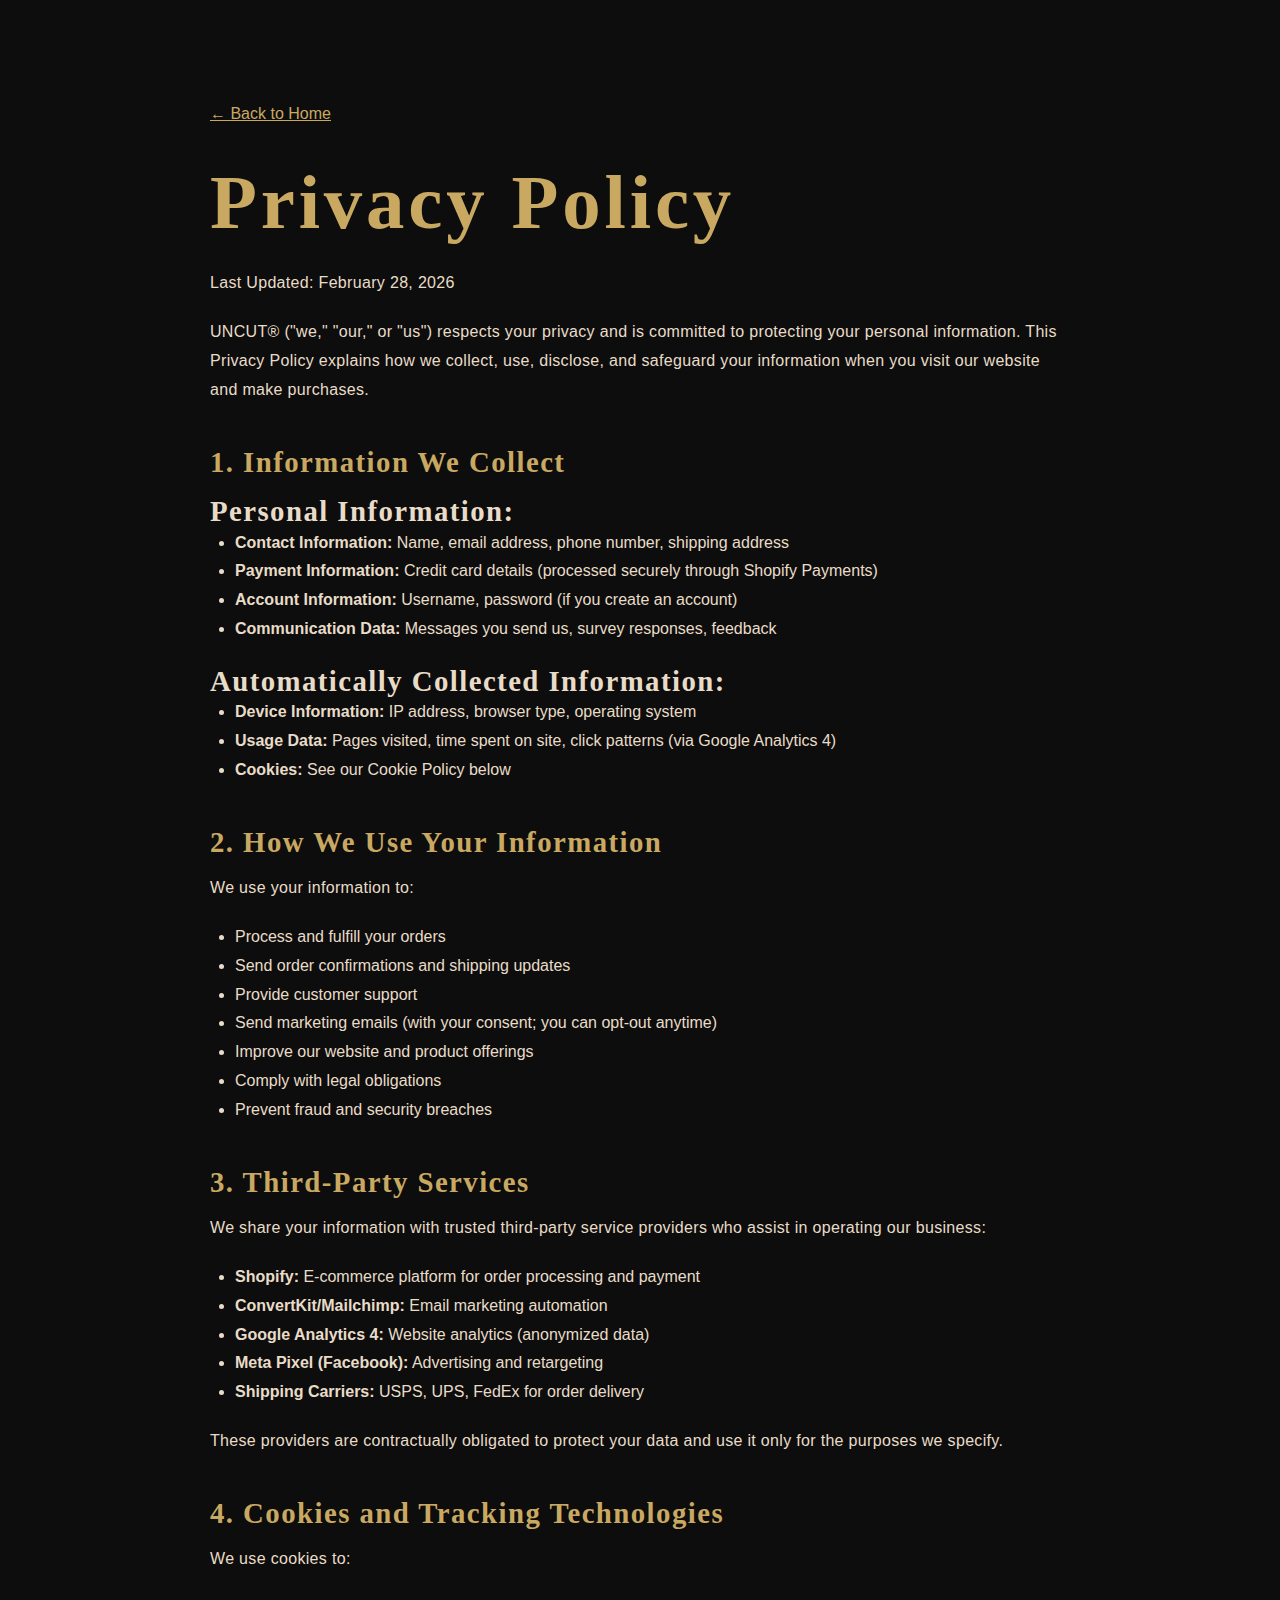
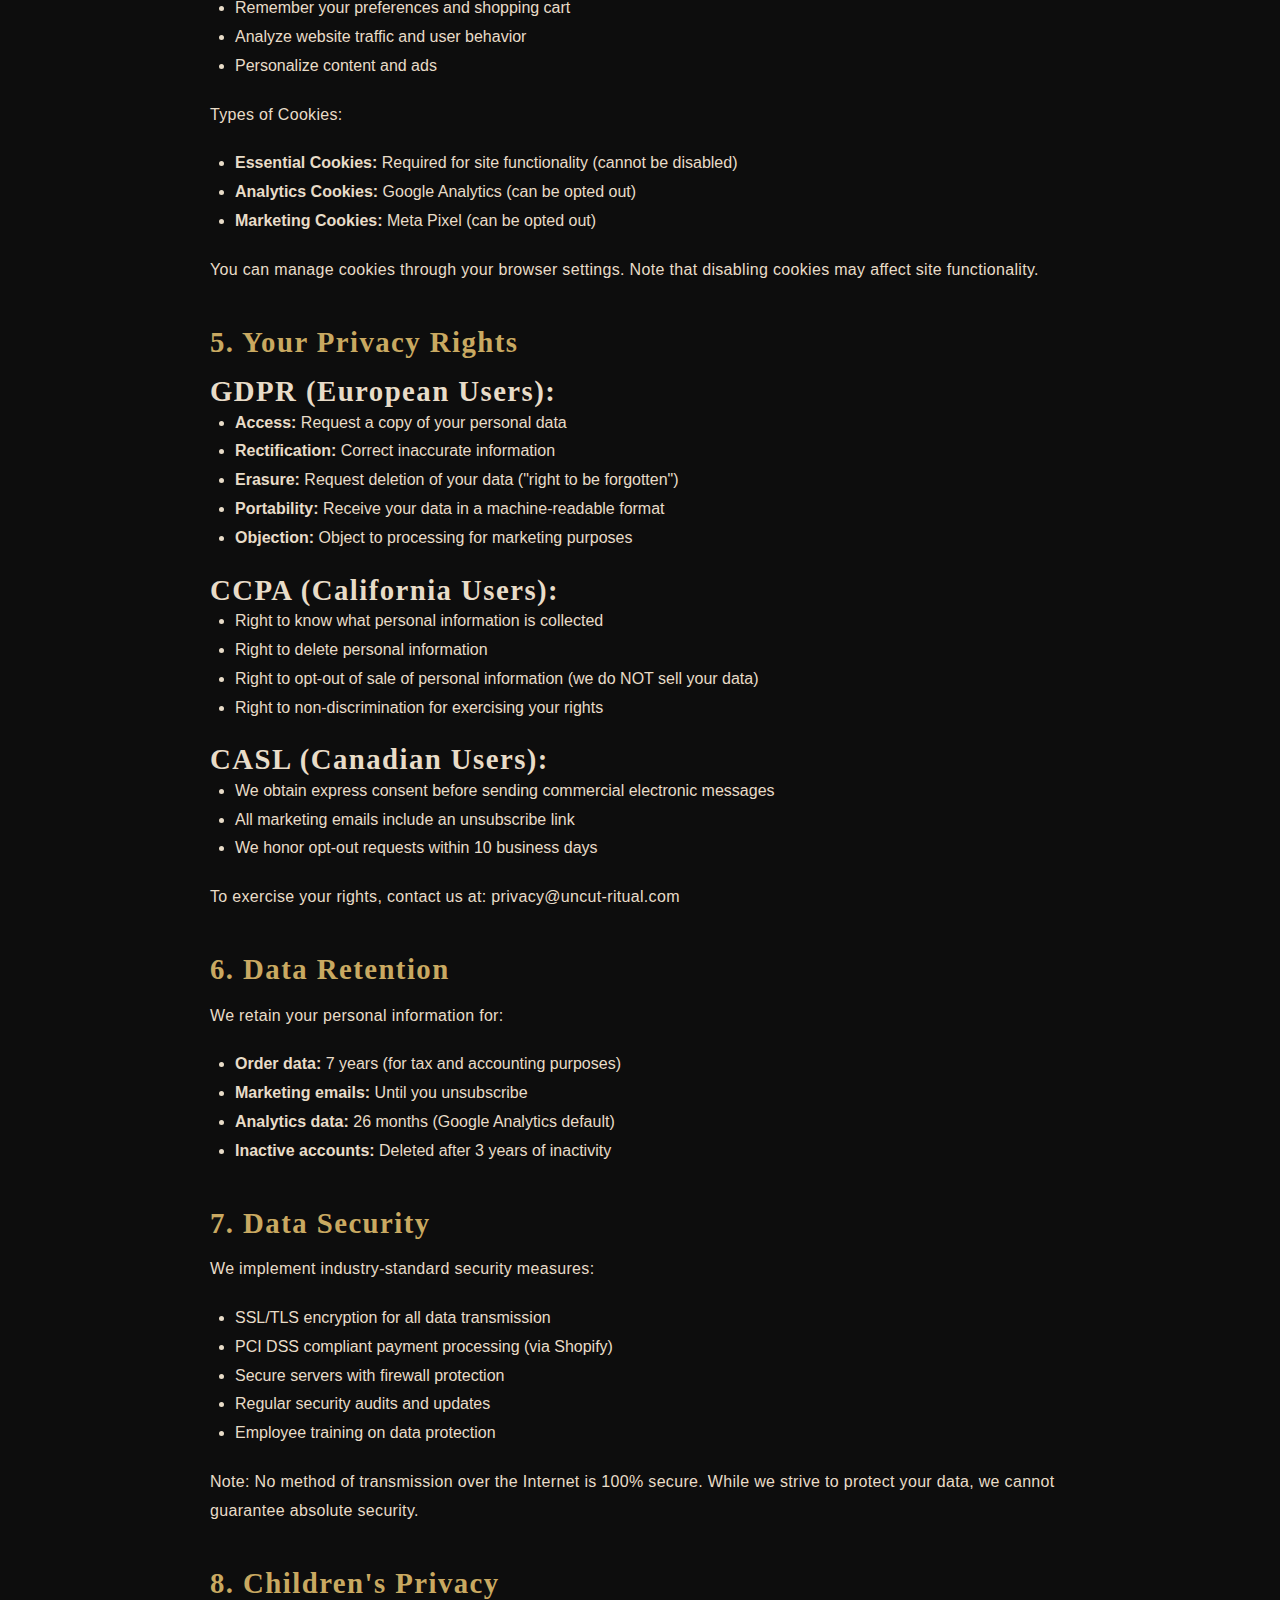
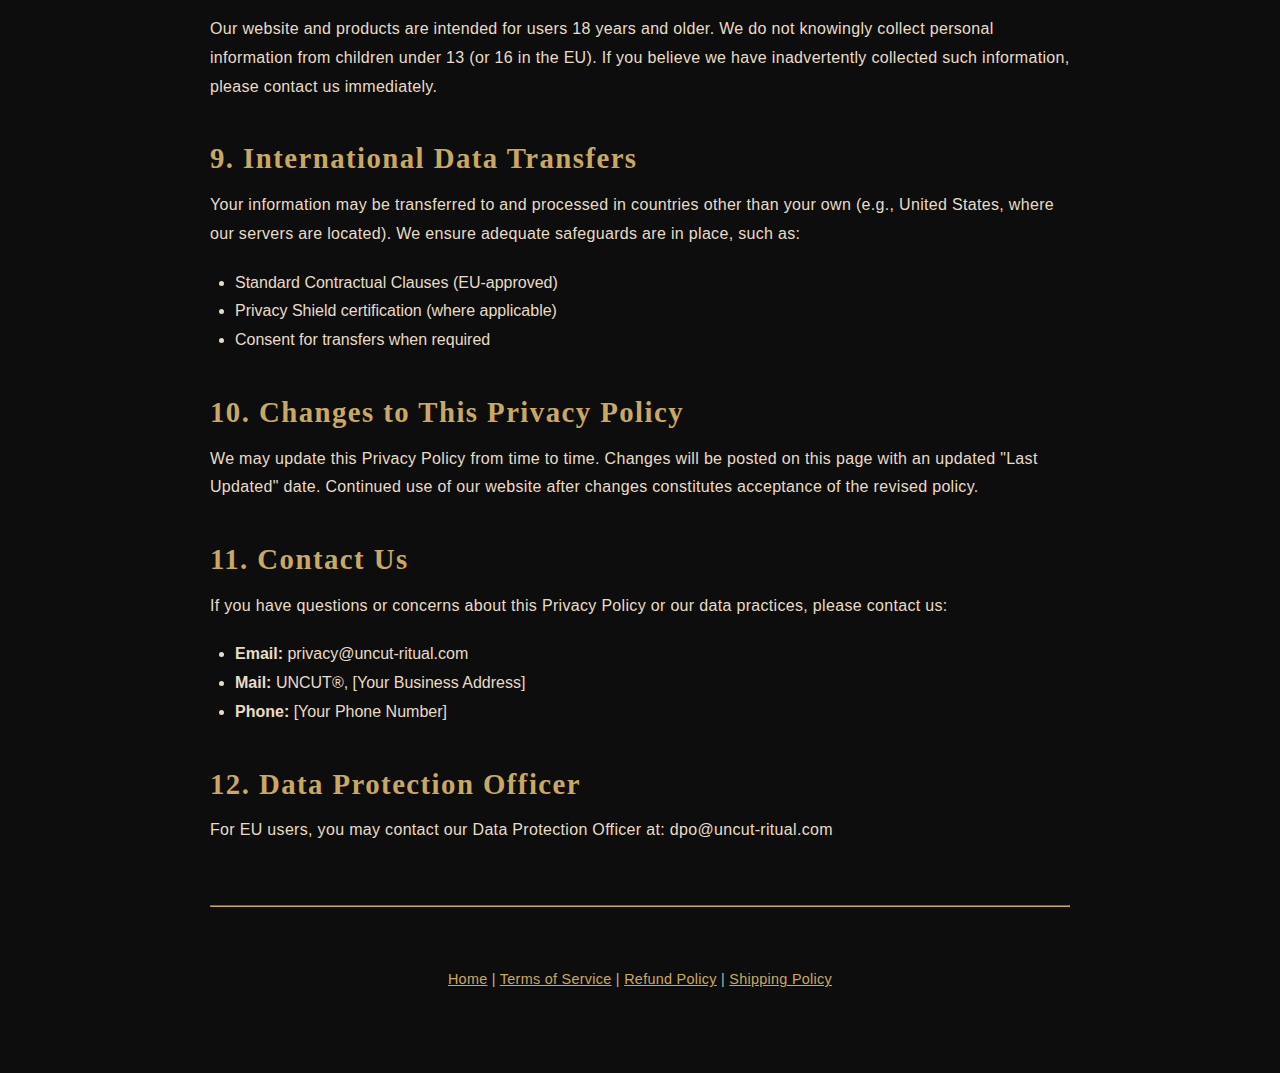
<file: privacy-policy.html>
<!DOCTYPE html>
<html lang="en">
<head>
    <meta charset="UTF-8">
    <meta name="viewport" content="width=device-width, initial-scale=1.0">
    <title>Privacy Policy | UNCUT® Sacred Warrior Oil</title>
    <link rel="stylesheet" href="styles.css">
    <style>
        .legal-page {
            max-width: 900px;
            margin: 100px auto 80px;
            padding: 0 20px;
            color: var(--cream);
        }
        .legal-page h1 {
            color: var(--gold);
            margin-bottom: 20px;
        }
        .legal-page h2 {
            color: var(--gold);
            margin-top: 40px;
            margin-bottom: 15px;
            font-size: 1.8rem;
        }
        .legal-page p, .legal-page ul {
            margin-bottom: 20px;
            line-height: 1.8;
        }
        .legal-page ul {
            padding-left: 25px;
        }
        .legal-page a {
            color: var(--gold);
            text-decoration: underline;
        }
        .back-link {
            display: inline-block;
            margin-bottom: 30px;
            color: var(--gold);
            text-decoration: none;
        }
        .back-link:hover {
            text-decoration: underline;
        }
    </style>
</head>
<body>
    <div class="legal-page">
        <a href="index.html" class="back-link">← Back to Home</a>

        <h1>Privacy Policy</h1>
        <p><strong>Last Updated:</strong> February 28, 2026</p>

        <p>UNCUT® ("we," "our," or "us") respects your privacy and is committed to protecting your personal information. This Privacy Policy explains how we collect, use, disclose, and safeguard your information when you visit our website and make purchases.</p>

        <h2>1. Information We Collect</h2>

        <h3>Personal Information:</h3>
        <ul>
            <li><strong>Contact Information:</strong> Name, email address, phone number, shipping address</li>
            <li><strong>Payment Information:</strong> Credit card details (processed securely through Shopify Payments)</li>
            <li><strong>Account Information:</strong> Username, password (if you create an account)</li>
            <li><strong>Communication Data:</strong> Messages you send us, survey responses, feedback</li>
        </ul>

        <h3>Automatically Collected Information:</h3>
        <ul>
            <li><strong>Device Information:</strong> IP address, browser type, operating system</li>
            <li><strong>Usage Data:</strong> Pages visited, time spent on site, click patterns (via Google Analytics 4)</li>
            <li><strong>Cookies:</strong> See our Cookie Policy below</li>
        </ul>

        <h2>2. How We Use Your Information</h2>
        <p>We use your information to:</p>
        <ul>
            <li>Process and fulfill your orders</li>
            <li>Send order confirmations and shipping updates</li>
            <li>Provide customer support</li>
            <li>Send marketing emails (with your consent; you can opt-out anytime)</li>
            <li>Improve our website and product offerings</li>
            <li>Comply with legal obligations</li>
            <li>Prevent fraud and security breaches</li>
        </ul>

        <h2>3. Third-Party Services</h2>
        <p>We share your information with trusted third-party service providers who assist in operating our business:</p>
        <ul>
            <li><strong>Shopify:</strong> E-commerce platform for order processing and payment</li>
            <li><strong>ConvertKit/Mailchimp:</strong> Email marketing automation</li>
            <li><strong>Google Analytics 4:</strong> Website analytics (anonymized data)</li>
            <li><strong>Meta Pixel (Facebook):</strong> Advertising and retargeting</li>
            <li><strong>Shipping Carriers:</strong> USPS, UPS, FedEx for order delivery</li>
        </ul>
        <p>These providers are contractually obligated to protect your data and use it only for the purposes we specify.</p>

        <h2>4. Cookies and Tracking Technologies</h2>
        <p>We use cookies to:</p>
        <ul>
            <li>Remember your preferences and shopping cart</li>
            <li>Analyze website traffic and user behavior</li>
            <li>Personalize content and ads</li>
        </ul>
        <p><strong>Types of Cookies:</strong></p>
        <ul>
            <li><strong>Essential Cookies:</strong> Required for site functionality (cannot be disabled)</li>
            <li><strong>Analytics Cookies:</strong> Google Analytics (can be opted out)</li>
            <li><strong>Marketing Cookies:</strong> Meta Pixel (can be opted out)</li>
        </ul>
        <p>You can manage cookies through your browser settings. Note that disabling cookies may affect site functionality.</p>

        <h2>5. Your Privacy Rights</h2>

        <h3>GDPR (European Users):</h3>
        <ul>
            <li><strong>Access:</strong> Request a copy of your personal data</li>
            <li><strong>Rectification:</strong> Correct inaccurate information</li>
            <li><strong>Erasure:</strong> Request deletion of your data ("right to be forgotten")</li>
            <li><strong>Portability:</strong> Receive your data in a machine-readable format</li>
            <li><strong>Objection:</strong> Object to processing for marketing purposes</li>
        </ul>

        <h3>CCPA (California Users):</h3>
        <ul>
            <li>Right to know what personal information is collected</li>
            <li>Right to delete personal information</li>
            <li>Right to opt-out of sale of personal information (we do NOT sell your data)</li>
            <li>Right to non-discrimination for exercising your rights</li>
        </ul>

        <h3>CASL (Canadian Users):</h3>
        <ul>
            <li>We obtain express consent before sending commercial electronic messages</li>
            <li>All marketing emails include an unsubscribe link</li>
            <li>We honor opt-out requests within 10 business days</li>
        </ul>

        <p><strong>To exercise your rights, contact us at:</strong> privacy@uncut-ritual.com</p>

        <h2>6. Data Retention</h2>
        <p>We retain your personal information for:</p>
        <ul>
            <li><strong>Order data:</strong> 7 years (for tax and accounting purposes)</li>
            <li><strong>Marketing emails:</strong> Until you unsubscribe</li>
            <li><strong>Analytics data:</strong> 26 months (Google Analytics default)</li>
            <li><strong>Inactive accounts:</strong> Deleted after 3 years of inactivity</li>
        </ul>

        <h2>7. Data Security</h2>
        <p>We implement industry-standard security measures:</p>
        <ul>
            <li>SSL/TLS encryption for all data transmission</li>
            <li>PCI DSS compliant payment processing (via Shopify)</li>
            <li>Secure servers with firewall protection</li>
            <li>Regular security audits and updates</li>
            <li>Employee training on data protection</li>
        </ul>
        <p><strong>Note:</strong> No method of transmission over the Internet is 100% secure. While we strive to protect your data, we cannot guarantee absolute security.</p>

        <h2>8. Children's Privacy</h2>
        <p>Our website and products are intended for users 18 years and older. We do not knowingly collect personal information from children under 13 (or 16 in the EU). If you believe we have inadvertently collected such information, please contact us immediately.</p>

        <h2>9. International Data Transfers</h2>
        <p>Your information may be transferred to and processed in countries other than your own (e.g., United States, where our servers are located). We ensure adequate safeguards are in place, such as:</p>
        <ul>
            <li>Standard Contractual Clauses (EU-approved)</li>
            <li>Privacy Shield certification (where applicable)</li>
            <li>Consent for transfers when required</li>
        </ul>

        <h2>10. Changes to This Privacy Policy</h2>
        <p>We may update this Privacy Policy from time to time. Changes will be posted on this page with an updated "Last Updated" date. Continued use of our website after changes constitutes acceptance of the revised policy.</p>

        <h2>11. Contact Us</h2>
        <p>If you have questions or concerns about this Privacy Policy or our data practices, please contact us:</p>
        <ul>
            <li><strong>Email:</strong> privacy@uncut-ritual.com</li>
            <li><strong>Mail:</strong> UNCUT®, [Your Business Address]</li>
            <li><strong>Phone:</strong> [Your Phone Number]</li>
        </ul>

        <h2>12. Data Protection Officer</h2>
        <p>For EU users, you may contact our Data Protection Officer at: dpo@uncut-ritual.com</p>

        <hr style="margin: 60px 0; border-color: var(--gold);">

        <p style="text-align: center; color: var(--gray-light); font-size: 0.9rem;">
            <a href="index.html">Home</a> |
            <a href="terms-of-service.html">Terms of Service</a> |
            <a href="refund-policy.html">Refund Policy</a> |
            <a href="shipping-policy.html">Shipping Policy</a>
        </p>
    </div>
</body>
</html>
</file>
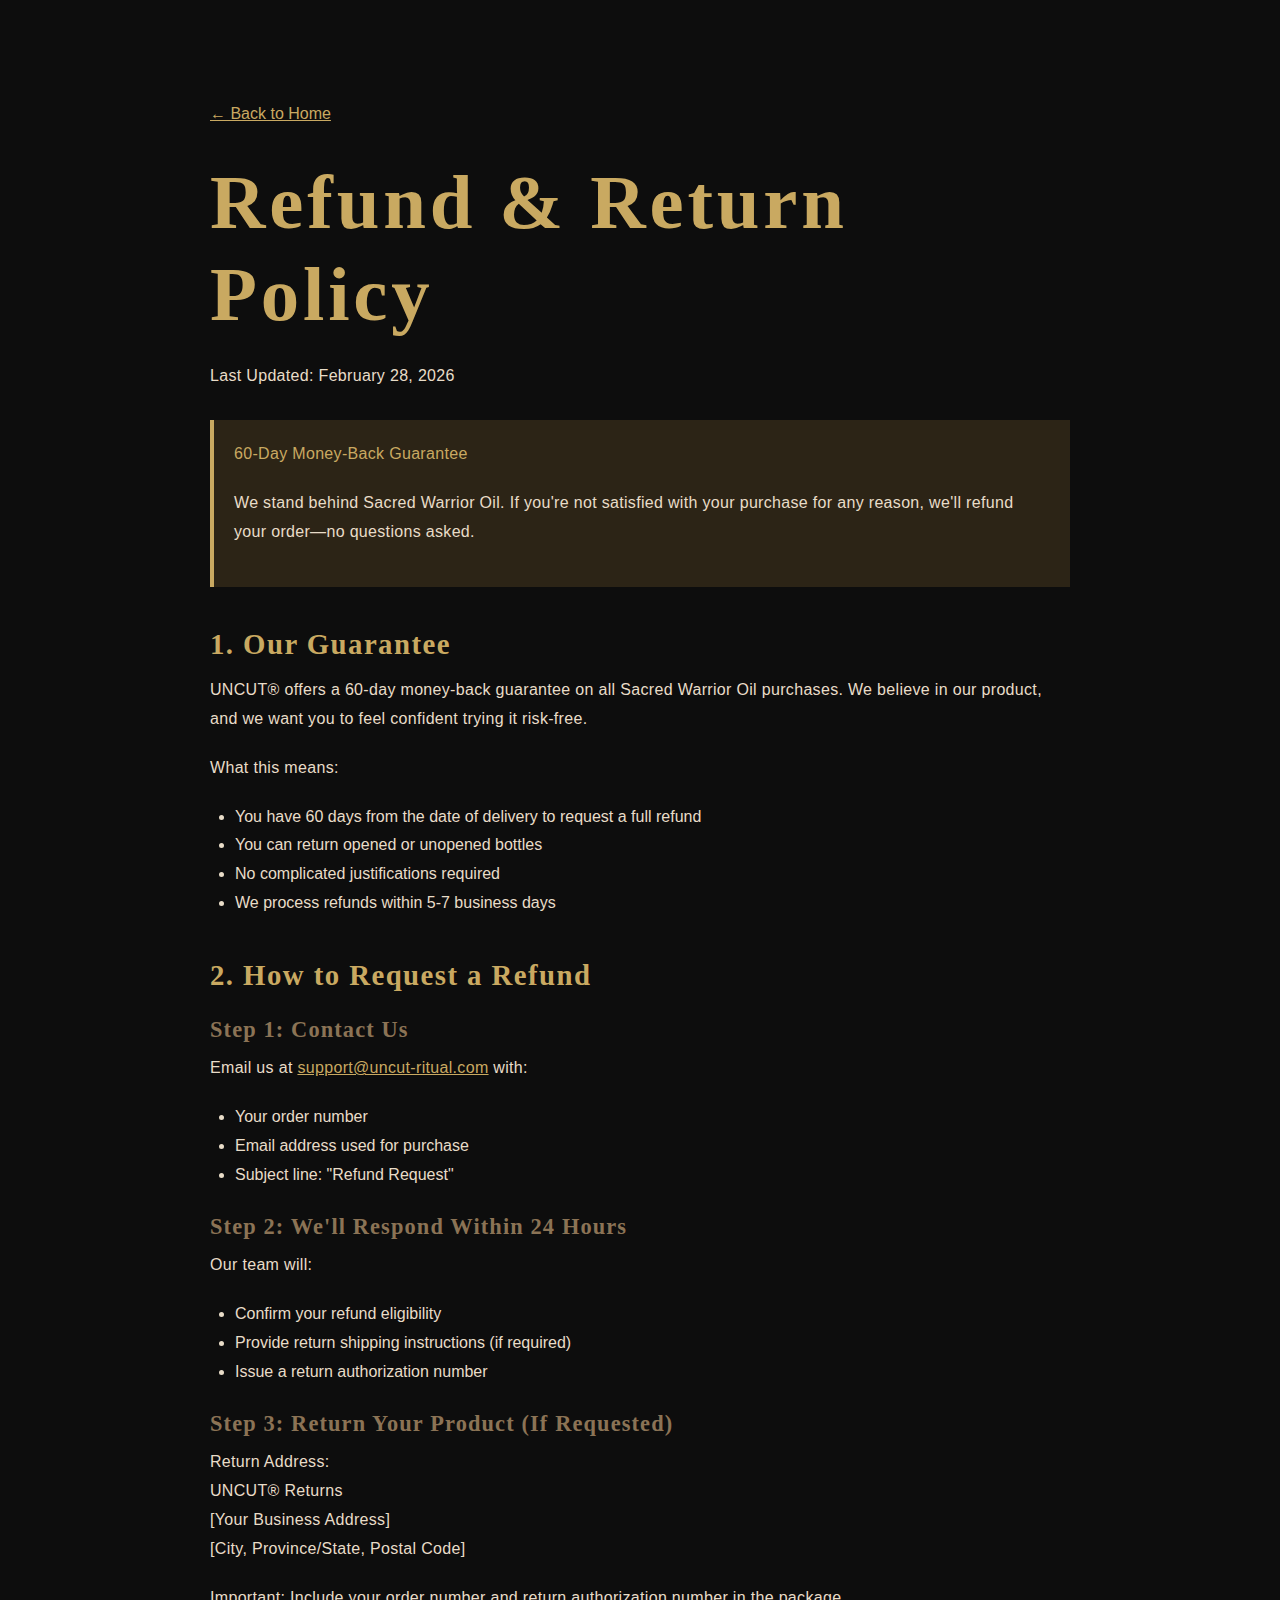
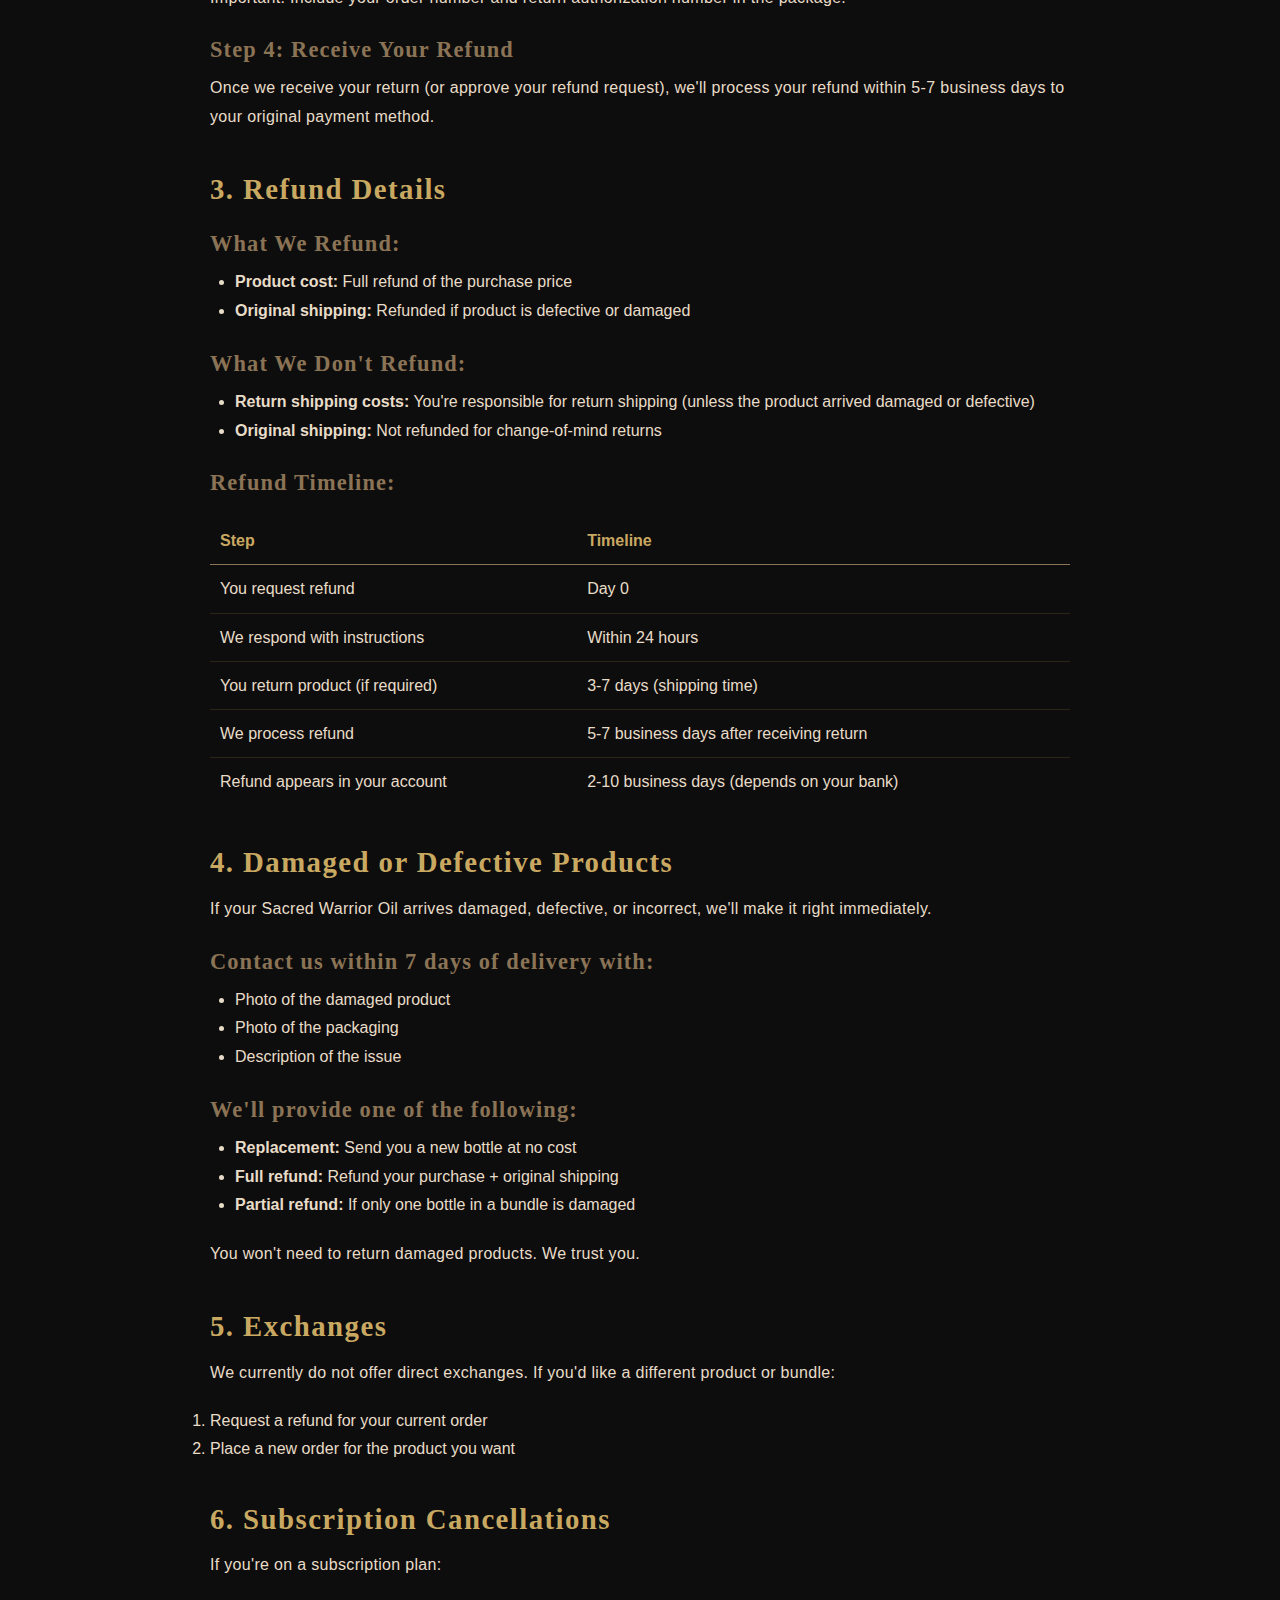
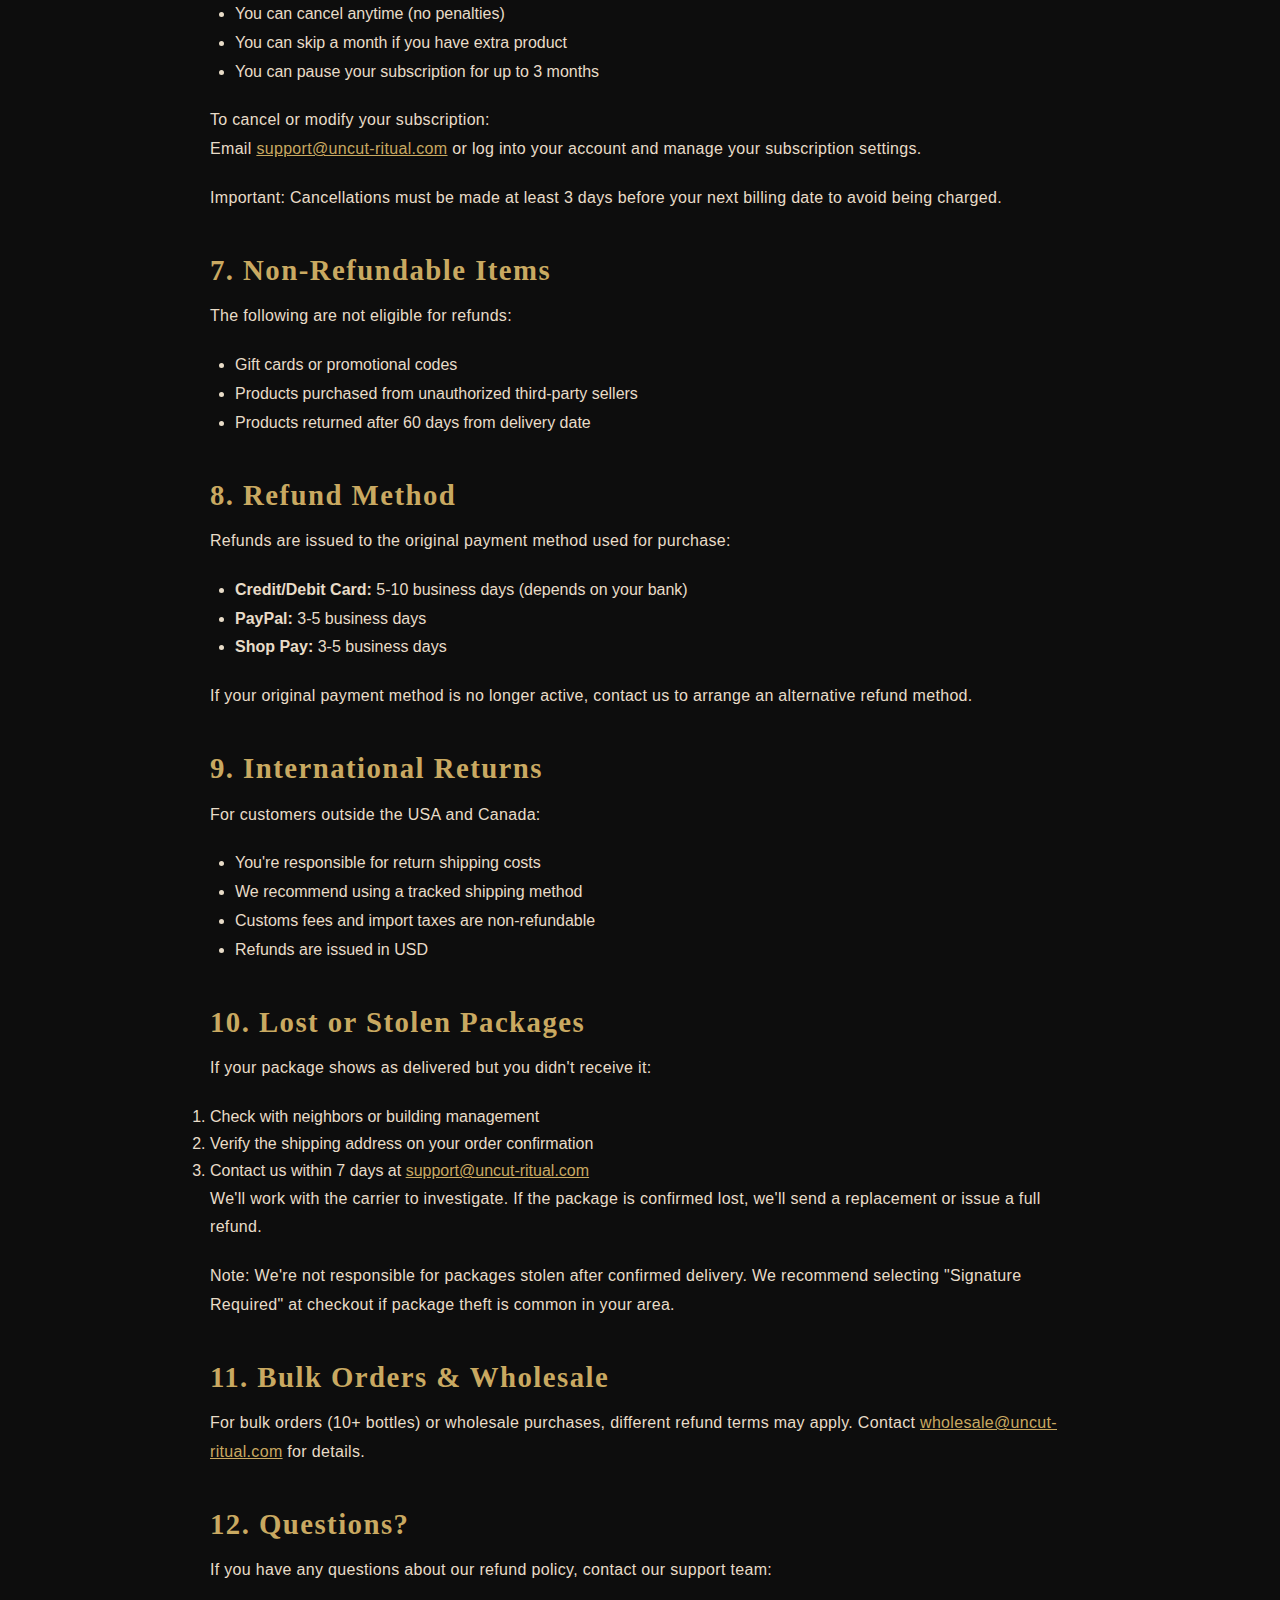
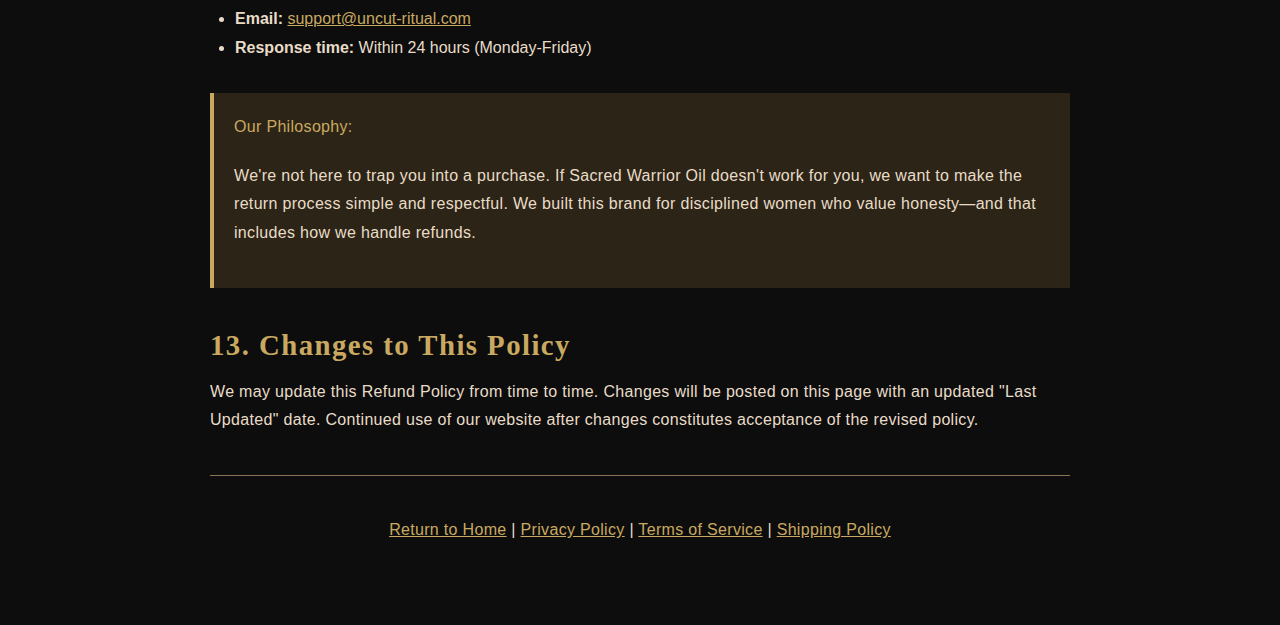
<file: refund-policy.html>
<!DOCTYPE html>
<html lang="en">
<head>
    <meta charset="UTF-8">
    <meta name="viewport" content="width=device-width, initial-scale=1.0">
    <title>Refund & Return Policy | UNCUT® Sacred Warrior Oil</title>
    <link rel="stylesheet" href="styles.css">
    <style>
        .legal-page {
            max-width: 900px;
            margin: 100px auto 80px;
            padding: 0 20px;
            color: var(--cream);
        }
        .legal-page h1 {
            color: var(--gold);
            margin-bottom: 20px;
        }
        .legal-page h2 {
            color: var(--gold);
            margin-top: 40px;
            margin-bottom: 15px;
            font-size: 1.8rem;
        }
        .legal-page h3 {
            color: var(--bronze);
            margin-top: 25px;
            margin-bottom: 10px;
            font-size: 1.4rem;
        }
        .legal-page p, .legal-page ul {
            margin-bottom: 20px;
            line-height: 1.8;
        }
        .legal-page ul {
            padding-left: 25px;
        }
        .legal-page a {
            color: var(--gold);
            text-decoration: underline;
        }
        .back-link {
            display: inline-block;
            margin-bottom: 30px;
            color: var(--gold);
            text-decoration: none;
        }
        .back-link:hover {
            text-decoration: underline;
        }
        .highlight-box {
            background: var(--warm-black);
            border-left: 4px solid var(--gold);
            padding: 20px;
            margin: 30px 0;
        }
        .highlight-box strong {
            color: var(--gold);
        }
    </style>
</head>
<body>
    <div class="legal-page">
        <a href="index.html" class="back-link">← Back to Home</a>

        <h1>Refund & Return Policy</h1>
        <p><strong>Last Updated:</strong> February 28, 2026</p>

        <div class="highlight-box">
            <p><strong>60-Day Money-Back Guarantee</strong></p>
            <p>We stand behind Sacred Warrior Oil. If you're not satisfied with your purchase for any reason, we'll refund your order—no questions asked.</p>
        </div>

        <h2>1. Our Guarantee</h2>
        <p>UNCUT® offers a <strong>60-day money-back guarantee</strong> on all Sacred Warrior Oil purchases. We believe in our product, and we want you to feel confident trying it risk-free.</p>

        <p><strong>What this means:</strong></p>
        <ul>
            <li>You have 60 days from the date of delivery to request a full refund</li>
            <li>You can return opened or unopened bottles</li>
            <li>No complicated justifications required</li>
            <li>We process refunds within 5-7 business days</li>
        </ul>

        <h2>2. How to Request a Refund</h2>

        <h3>Step 1: Contact Us</h3>
        <p>Email us at <a href="mailto:support@uncut-ritual.com">support@uncut-ritual.com</a> with:</p>
        <ul>
            <li>Your order number</li>
            <li>Email address used for purchase</li>
            <li>Subject line: "Refund Request"</li>
        </ul>

        <h3>Step 2: We'll Respond Within 24 Hours</h3>
        <p>Our team will:</p>
        <ul>
            <li>Confirm your refund eligibility</li>
            <li>Provide return shipping instructions (if required)</li>
            <li>Issue a return authorization number</li>
        </ul>

        <h3>Step 3: Return Your Product (If Requested)</h3>
        <p><strong>Return Address:</strong><br>
        UNCUT® Returns<br>
        [Your Business Address]<br>
        [City, Province/State, Postal Code]</p>

        <p><strong>Important:</strong> Include your order number and return authorization number in the package.</p>

        <h3>Step 4: Receive Your Refund</h3>
        <p>Once we receive your return (or approve your refund request), we'll process your refund within 5-7 business days to your original payment method.</p>

        <h2>3. Refund Details</h2>

        <h3>What We Refund:</h3>
        <ul>
            <li><strong>Product cost:</strong> Full refund of the purchase price</li>
            <li><strong>Original shipping:</strong> Refunded if product is defective or damaged</li>
        </ul>

        <h3>What We Don't Refund:</h3>
        <ul>
            <li><strong>Return shipping costs:</strong> You're responsible for return shipping (unless the product arrived damaged or defective)</li>
            <li><strong>Original shipping:</strong> Not refunded for change-of-mind returns</li>
        </ul>

        <h3>Refund Timeline:</h3>
        <table style="width: 100%; border-collapse: collapse; margin: 20px 0;">
            <tr style="border-bottom: 1px solid var(--bronze);">
                <td style="padding: 10px; color: var(--gold);"><strong>Step</strong></td>
                <td style="padding: 10px; color: var(--gold);"><strong>Timeline</strong></td>
            </tr>
            <tr style="border-bottom: 1px solid var(--warm-black);">
                <td style="padding: 10px;">You request refund</td>
                <td style="padding: 10px;">Day 0</td>
            </tr>
            <tr style="border-bottom: 1px solid var(--warm-black);">
                <td style="padding: 10px;">We respond with instructions</td>
                <td style="padding: 10px;">Within 24 hours</td>
            </tr>
            <tr style="border-bottom: 1px solid var(--warm-black);">
                <td style="padding: 10px;">You return product (if required)</td>
                <td style="padding: 10px;">3-7 days (shipping time)</td>
            </tr>
            <tr style="border-bottom: 1px solid var(--warm-black);">
                <td style="padding: 10px;">We process refund</td>
                <td style="padding: 10px;">5-7 business days after receiving return</td>
            </tr>
            <tr>
                <td style="padding: 10px;">Refund appears in your account</td>
                <td style="padding: 10px;">2-10 business days (depends on your bank)</td>
            </tr>
        </table>

        <h2>4. Damaged or Defective Products</h2>
        <p>If your Sacred Warrior Oil arrives damaged, defective, or incorrect, we'll make it right immediately.</p>

        <h3>Contact us within 7 days of delivery with:</h3>
        <ul>
            <li>Photo of the damaged product</li>
            <li>Photo of the packaging</li>
            <li>Description of the issue</li>
        </ul>

        <h3>We'll provide one of the following:</h3>
        <ul>
            <li><strong>Replacement:</strong> Send you a new bottle at no cost</li>
            <li><strong>Full refund:</strong> Refund your purchase + original shipping</li>
            <li><strong>Partial refund:</strong> If only one bottle in a bundle is damaged</li>
        </ul>

        <p><strong>You won't need to return damaged products.</strong> We trust you.</p>

        <h2>5. Exchanges</h2>
        <p>We currently do not offer direct exchanges. If you'd like a different product or bundle:</p>
        <ol>
            <li>Request a refund for your current order</li>
            <li>Place a new order for the product you want</li>
        </ol>

        <h2>6. Subscription Cancellations</h2>
        <p>If you're on a subscription plan:</p>
        <ul>
            <li>You can cancel anytime (no penalties)</li>
            <li>You can skip a month if you have extra product</li>
            <li>You can pause your subscription for up to 3 months</li>
        </ul>

        <p><strong>To cancel or modify your subscription:</strong><br>
        Email <a href="mailto:support@uncut-ritual.com">support@uncut-ritual.com</a> or log into your account and manage your subscription settings.</p>

        <p><strong>Important:</strong> Cancellations must be made at least 3 days before your next billing date to avoid being charged.</p>

        <h2>7. Non-Refundable Items</h2>
        <p>The following are <strong>not eligible for refunds</strong>:</p>
        <ul>
            <li>Gift cards or promotional codes</li>
            <li>Products purchased from unauthorized third-party sellers</li>
            <li>Products returned after 60 days from delivery date</li>
        </ul>

        <h2>8. Refund Method</h2>
        <p>Refunds are issued to the original payment method used for purchase:</p>
        <ul>
            <li><strong>Credit/Debit Card:</strong> 5-10 business days (depends on your bank)</li>
            <li><strong>PayPal:</strong> 3-5 business days</li>
            <li><strong>Shop Pay:</strong> 3-5 business days</li>
        </ul>

        <p>If your original payment method is no longer active, contact us to arrange an alternative refund method.</p>

        <h2>9. International Returns</h2>
        <p>For customers outside the USA and Canada:</p>
        <ul>
            <li>You're responsible for return shipping costs</li>
            <li>We recommend using a tracked shipping method</li>
            <li>Customs fees and import taxes are non-refundable</li>
            <li>Refunds are issued in USD</li>
        </ul>

        <h2>10. Lost or Stolen Packages</h2>
        <p>If your package shows as delivered but you didn't receive it:</p>
        <ol>
            <li>Check with neighbors or building management</li>
            <li>Verify the shipping address on your order confirmation</li>
            <li>Contact us within 7 days at <a href="mailto:support@uncut-ritual.com">support@uncut-ritual.com</a></li>
        </ol>

        <p>We'll work with the carrier to investigate. If the package is confirmed lost, we'll send a replacement or issue a full refund.</p>

        <p><strong>Note:</strong> We're not responsible for packages stolen after confirmed delivery. We recommend selecting "Signature Required" at checkout if package theft is common in your area.</p>

        <h2>11. Bulk Orders & Wholesale</h2>
        <p>For bulk orders (10+ bottles) or wholesale purchases, different refund terms may apply. Contact <a href="mailto:wholesale@uncut-ritual.com">wholesale@uncut-ritual.com</a> for details.</p>

        <h2>12. Questions?</h2>
        <p>If you have any questions about our refund policy, contact our support team:</p>
        <ul>
            <li><strong>Email:</strong> <a href="mailto:support@uncut-ritual.com">support@uncut-ritual.com</a></li>
            <li><strong>Response time:</strong> Within 24 hours (Monday-Friday)</li>
        </ul>

        <div class="highlight-box">
            <p><strong>Our Philosophy:</strong></p>
            <p>We're not here to trap you into a purchase. If Sacred Warrior Oil doesn't work for you, we want to make the return process simple and respectful. We built this brand for disciplined women who value honesty—and that includes how we handle refunds.</p>
        </div>

        <h2>13. Changes to This Policy</h2>
        <p>We may update this Refund Policy from time to time. Changes will be posted on this page with an updated "Last Updated" date. Continued use of our website after changes constitutes acceptance of the revised policy.</p>

        <hr style="border: none; border-top: 1px solid var(--bronze); margin: 40px 0;">

        <p style="text-align: center;">
            <a href="index.html">Return to Home</a> |
            <a href="privacy-policy.html">Privacy Policy</a> |
            <a href="terms-of-service.html">Terms of Service</a> |
            <a href="shipping-policy.html">Shipping Policy</a>
        </p>
    </div>
</body>
</html>
</file>
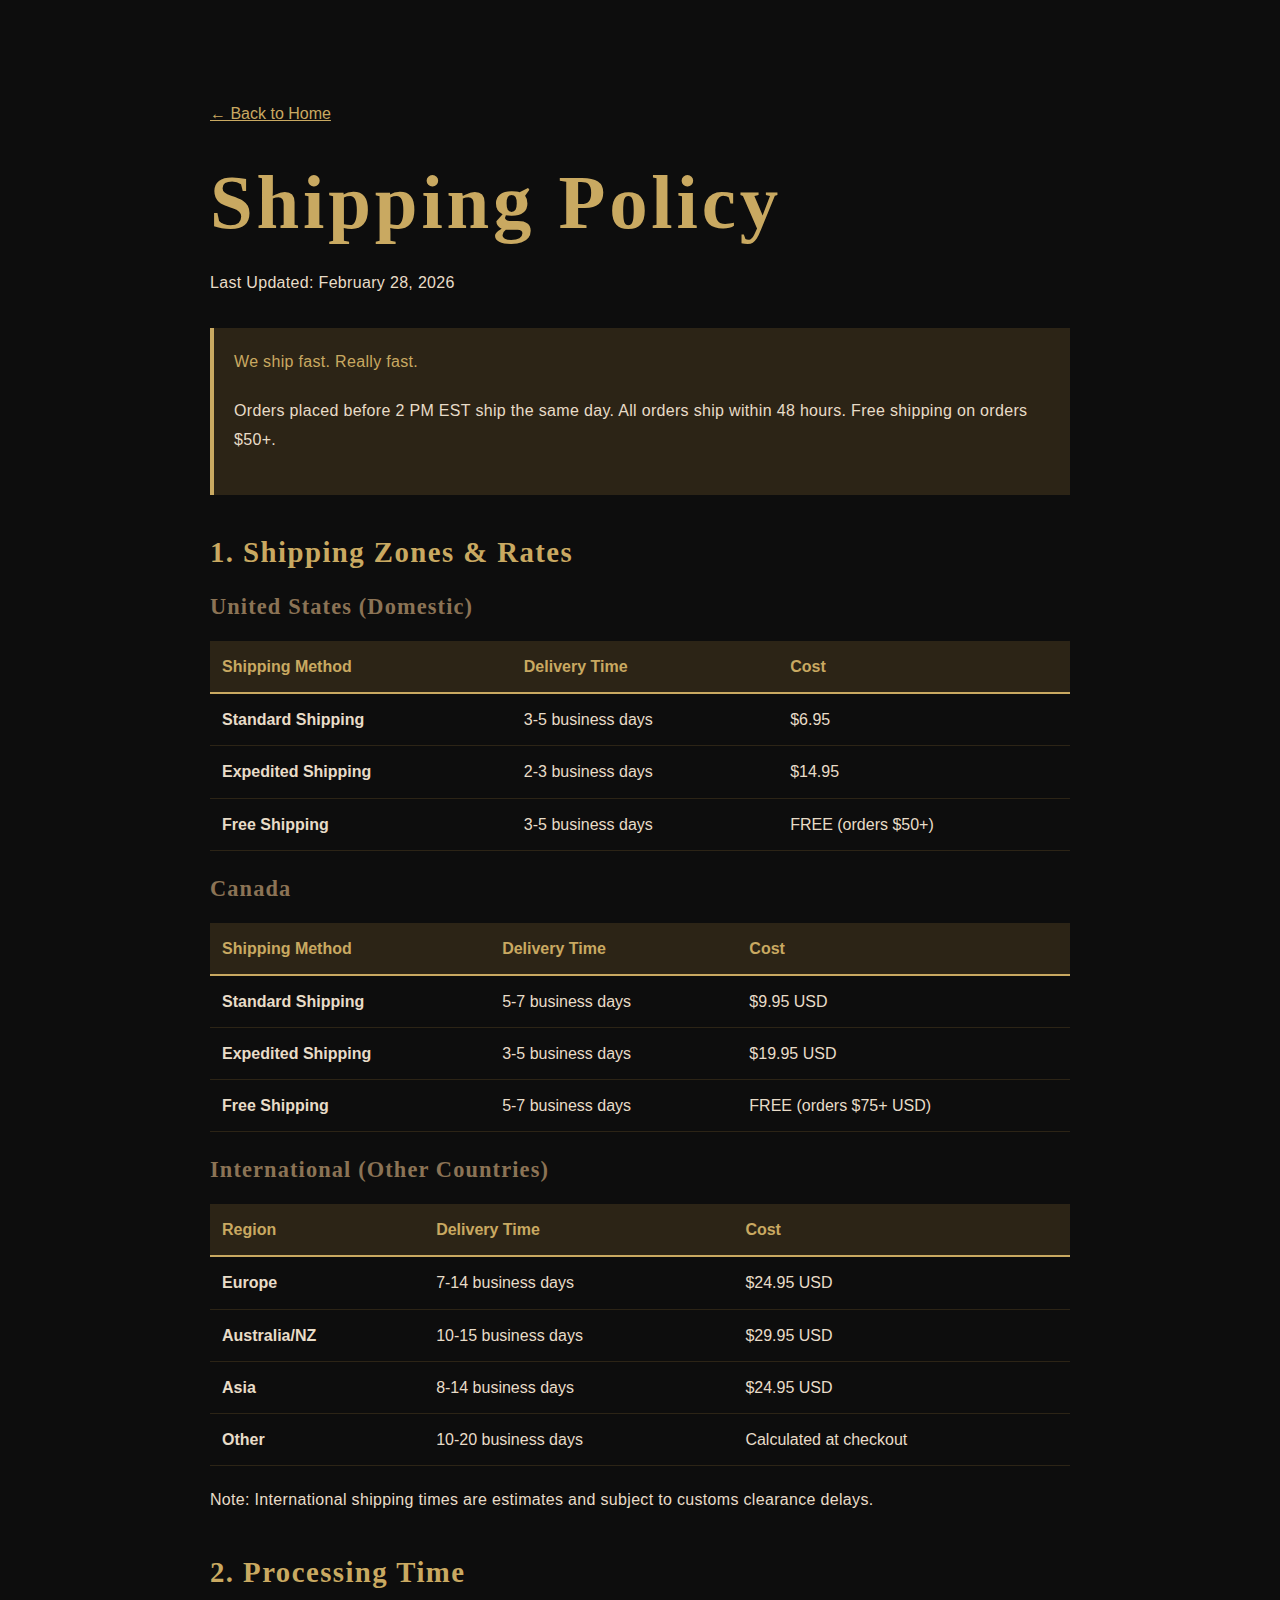
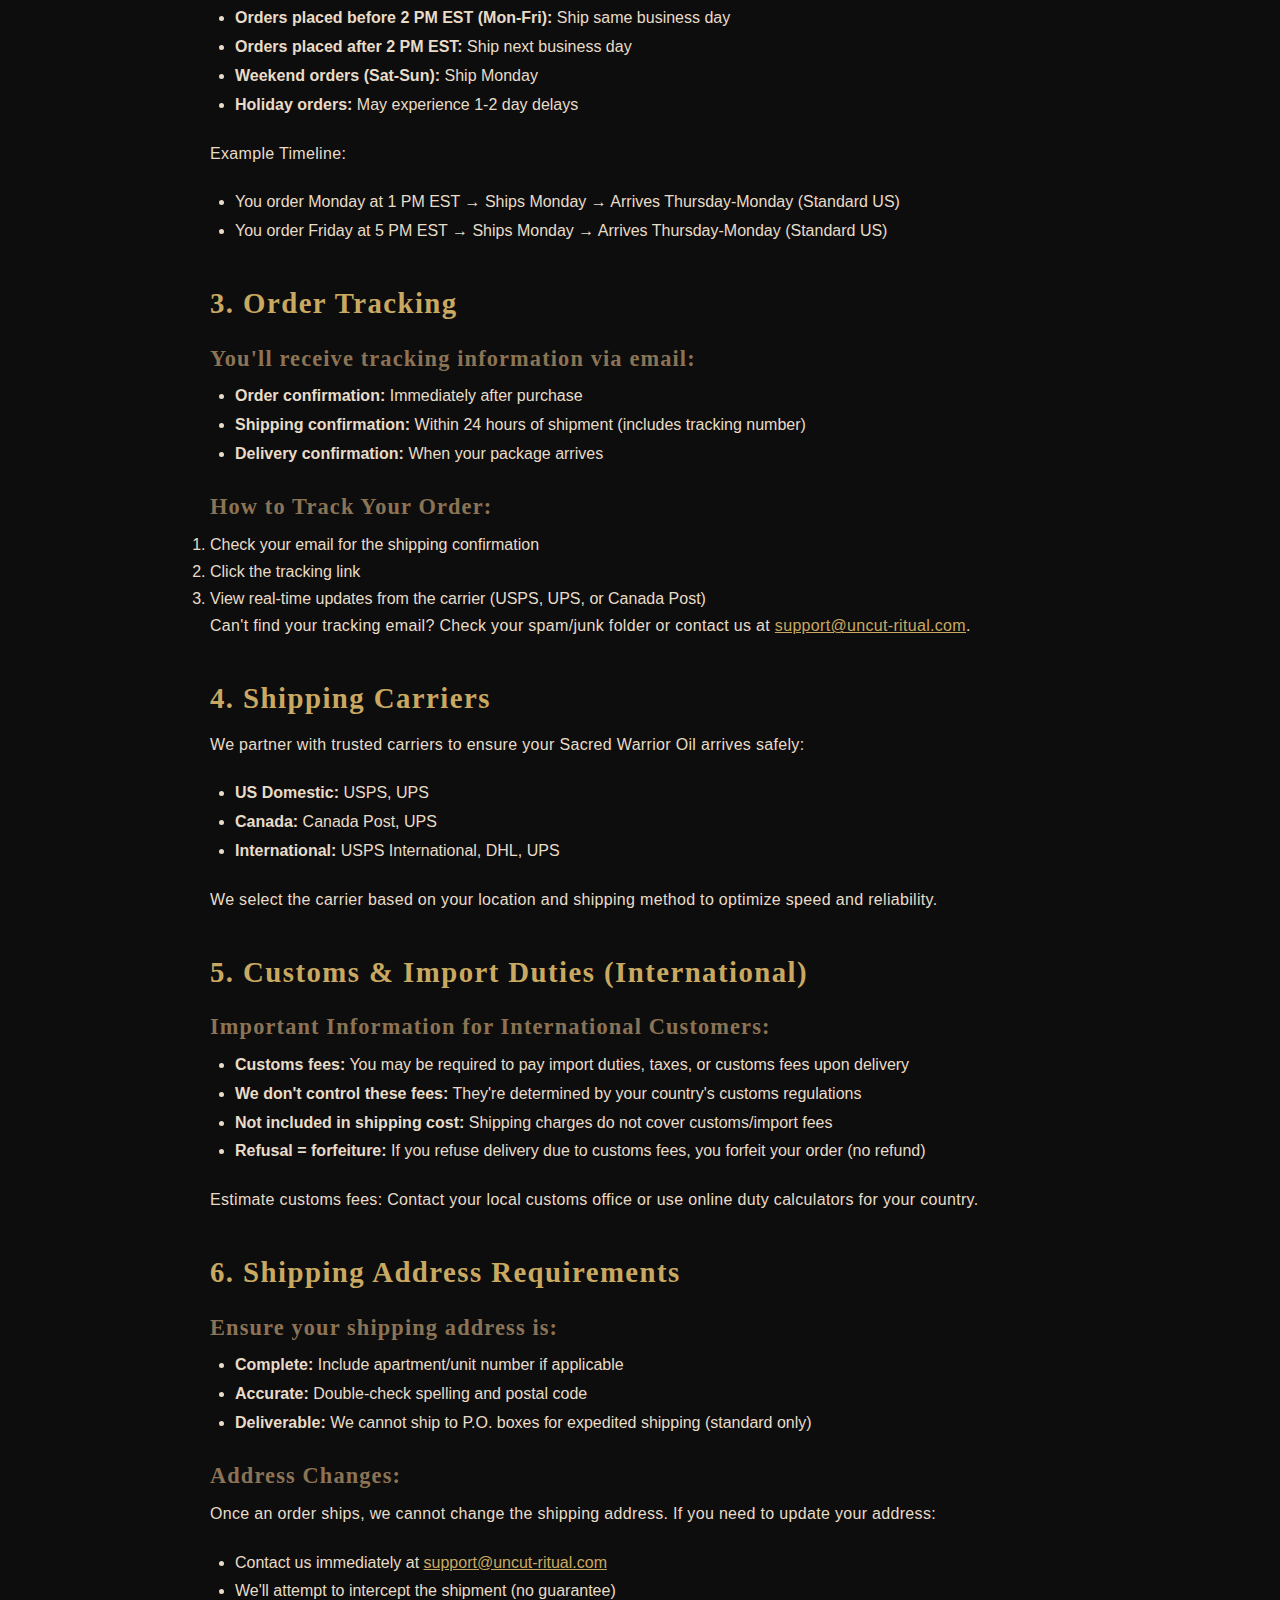
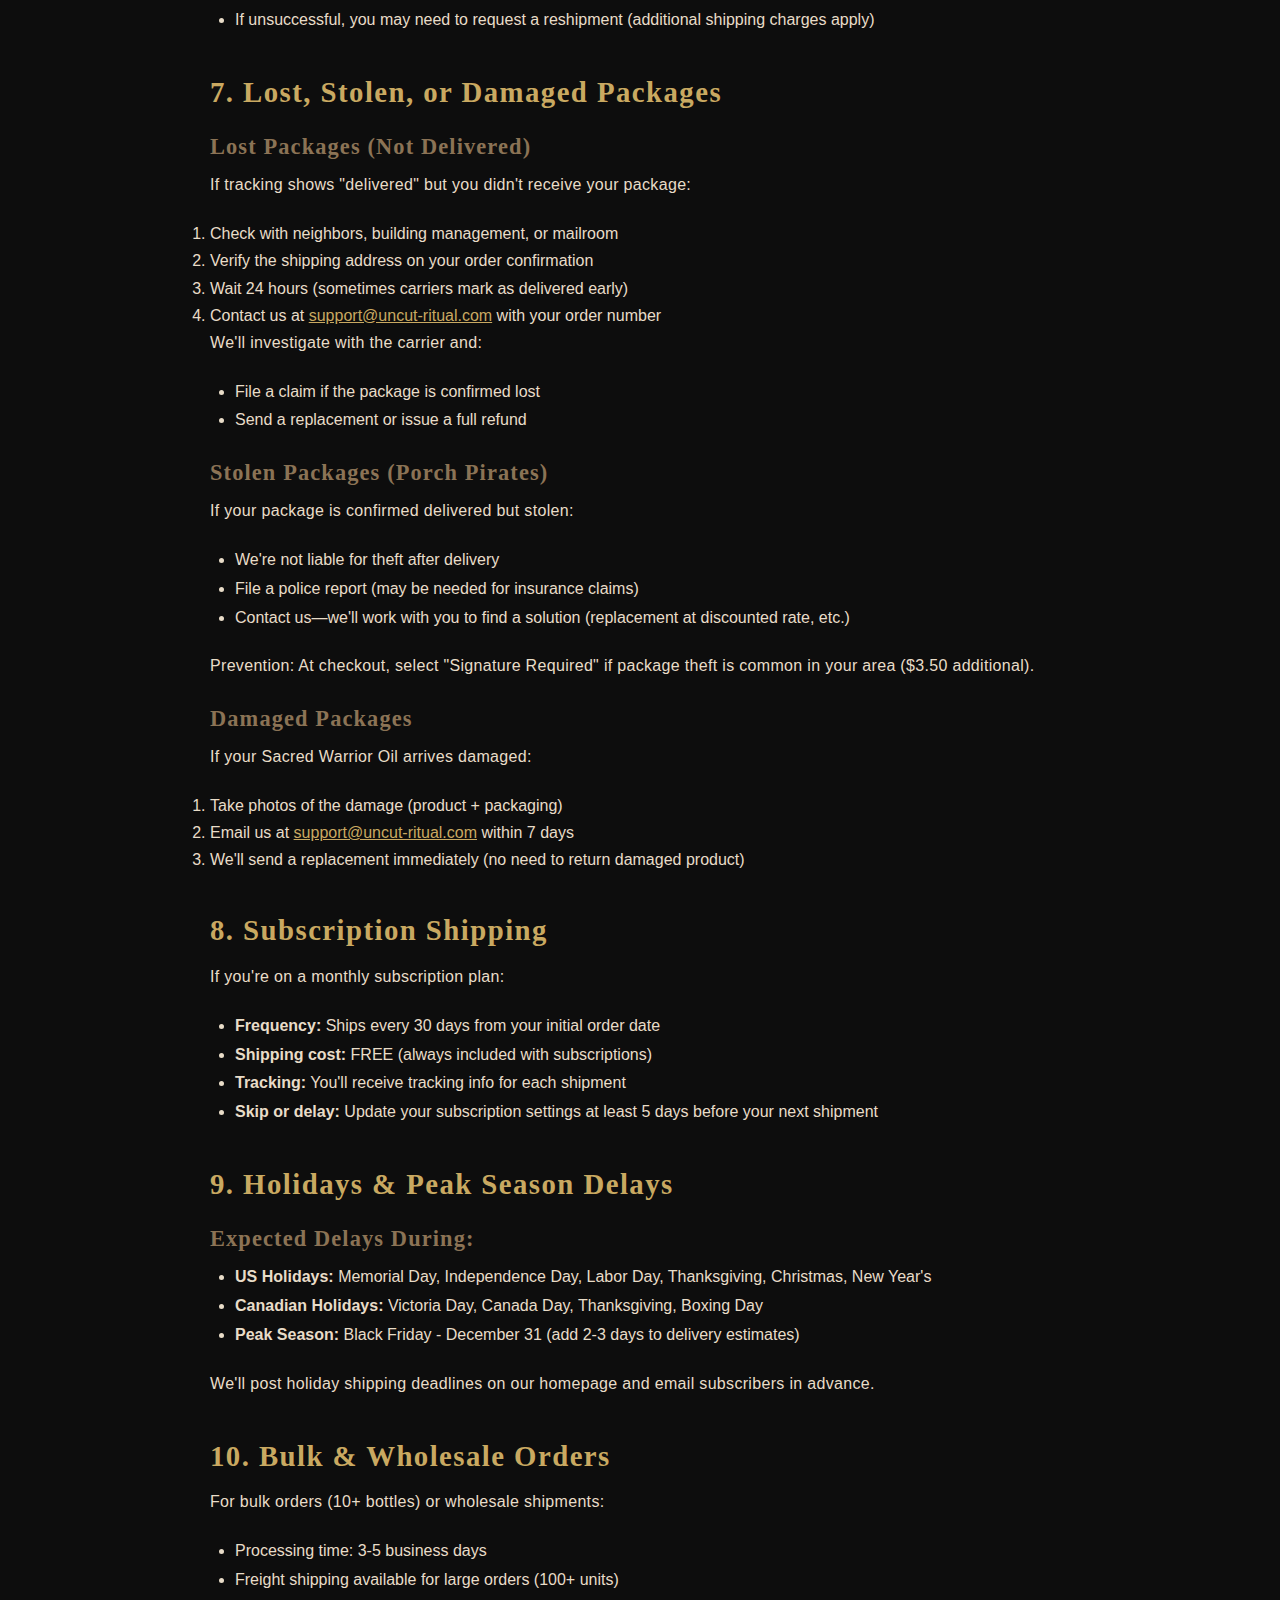
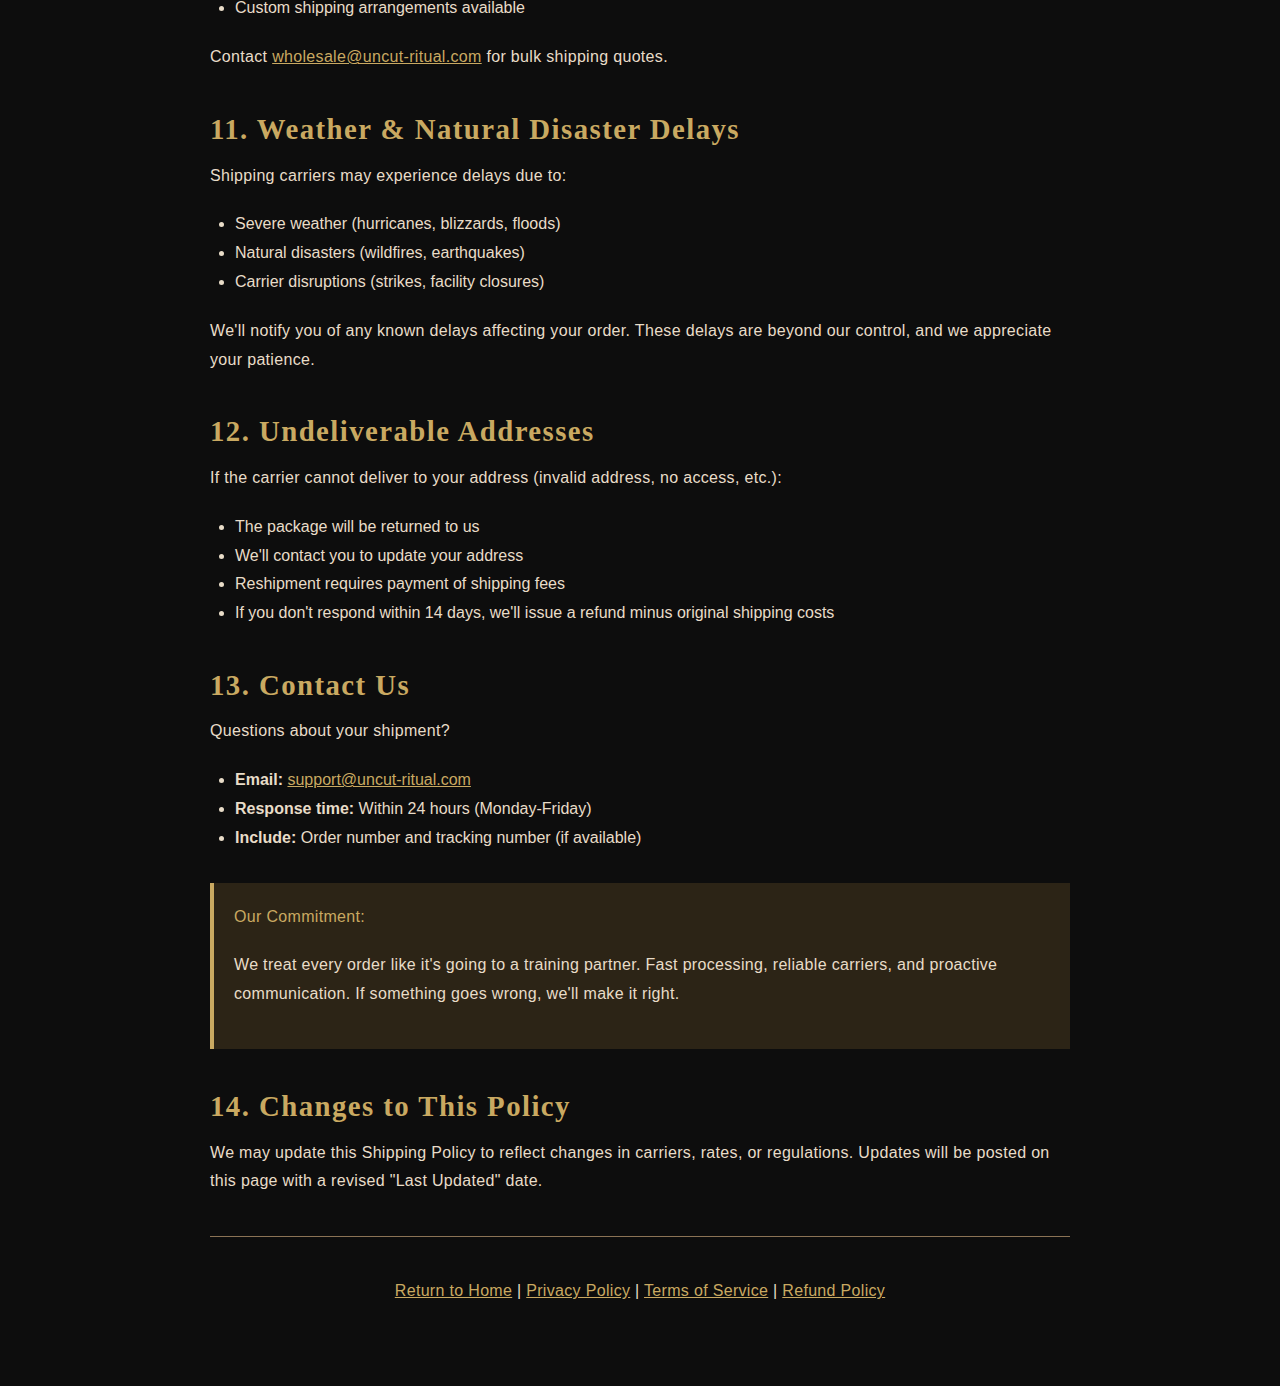
<file: shipping-policy.html>
<!DOCTYPE html>
<html lang="en">
<head>
    <meta charset="UTF-8">
    <meta name="viewport" content="width=device-width, initial-scale=1.0">
    <title>Shipping Policy | UNCUT® Sacred Warrior Oil</title>
    <link rel="stylesheet" href="styles.css">
    <style>
        .legal-page {
            max-width: 900px;
            margin: 100px auto 80px;
            padding: 0 20px;
            color: var(--cream);
        }
        .legal-page h1 {
            color: var(--gold);
            margin-bottom: 20px;
        }
        .legal-page h2 {
            color: var(--gold);
            margin-top: 40px;
            margin-bottom: 15px;
            font-size: 1.8rem;
        }
        .legal-page h3 {
            color: var(--bronze);
            margin-top: 25px;
            margin-bottom: 10px;
            font-size: 1.4rem;
        }
        .legal-page p, .legal-page ul {
            margin-bottom: 20px;
            line-height: 1.8;
        }
        .legal-page ul {
            padding-left: 25px;
        }
        .legal-page a {
            color: var(--gold);
            text-decoration: underline;
        }
        .legal-page table {
            width: 100%;
            border-collapse: collapse;
            margin: 20px 0;
        }
        .legal-page th {
            background: var(--warm-black);
            color: var(--gold);
            padding: 12px;
            text-align: left;
            border-bottom: 2px solid var(--gold);
        }
        .legal-page td {
            padding: 12px;
            border-bottom: 1px solid var(--warm-black);
        }
        .back-link {
            display: inline-block;
            margin-bottom: 30px;
            color: var(--gold);
            text-decoration: none;
        }
        .back-link:hover {
            text-decoration: underline;
        }
        .highlight-box {
            background: var(--warm-black);
            border-left: 4px solid var(--gold);
            padding: 20px;
            margin: 30px 0;
        }
        .highlight-box strong {
            color: var(--gold);
        }
    </style>
</head>
<body>
    <div class="legal-page">
        <a href="index.html" class="back-link">← Back to Home</a>

        <h1>Shipping Policy</h1>
        <p><strong>Last Updated:</strong> February 28, 2026</p>

        <div class="highlight-box">
            <p><strong>We ship fast. Really fast.</strong></p>
            <p>Orders placed before 2 PM EST ship the same day. All orders ship within 48 hours. Free shipping on orders $50+.</p>
        </div>

        <h2>1. Shipping Zones & Rates</h2>

        <h3>United States (Domestic)</h3>
        <table>
            <thead>
                <tr>
                    <th>Shipping Method</th>
                    <th>Delivery Time</th>
                    <th>Cost</th>
                </tr>
            </thead>
            <tbody>
                <tr>
                    <td><strong>Standard Shipping</strong></td>
                    <td>3-5 business days</td>
                    <td>$6.95</td>
                </tr>
                <tr>
                    <td><strong>Expedited Shipping</strong></td>
                    <td>2-3 business days</td>
                    <td>$14.95</td>
                </tr>
                <tr>
                    <td><strong>Free Shipping</strong></td>
                    <td>3-5 business days</td>
                    <td>FREE (orders $50+)</td>
                </tr>
            </tbody>
        </table>

        <h3>Canada</h3>
        <table>
            <thead>
                <tr>
                    <th>Shipping Method</th>
                    <th>Delivery Time</th>
                    <th>Cost</th>
                </tr>
            </thead>
            <tbody>
                <tr>
                    <td><strong>Standard Shipping</strong></td>
                    <td>5-7 business days</td>
                    <td>$9.95 USD</td>
                </tr>
                <tr>
                    <td><strong>Expedited Shipping</strong></td>
                    <td>3-5 business days</td>
                    <td>$19.95 USD</td>
                </tr>
                <tr>
                    <td><strong>Free Shipping</strong></td>
                    <td>5-7 business days</td>
                    <td>FREE (orders $75+ USD)</td>
                </tr>
            </tbody>
        </table>

        <h3>International (Other Countries)</h3>
        <table>
            <thead>
                <tr>
                    <th>Region</th>
                    <th>Delivery Time</th>
                    <th>Cost</th>
                </tr>
            </thead>
            <tbody>
                <tr>
                    <td><strong>Europe</strong></td>
                    <td>7-14 business days</td>
                    <td>$24.95 USD</td>
                </tr>
                <tr>
                    <td><strong>Australia/NZ</strong></td>
                    <td>10-15 business days</td>
                    <td>$29.95 USD</td>
                </tr>
                <tr>
                    <td><strong>Asia</strong></td>
                    <td>8-14 business days</td>
                    <td>$24.95 USD</td>
                </tr>
                <tr>
                    <td><strong>Other</strong></td>
                    <td>10-20 business days</td>
                    <td>Calculated at checkout</td>
                </tr>
            </tbody>
        </table>

        <p><strong>Note:</strong> International shipping times are estimates and subject to customs clearance delays.</p>

        <h2>2. Processing Time</h2>
        <ul>
            <li><strong>Orders placed before 2 PM EST (Mon-Fri):</strong> Ship same business day</li>
            <li><strong>Orders placed after 2 PM EST:</strong> Ship next business day</li>
            <li><strong>Weekend orders (Sat-Sun):</strong> Ship Monday</li>
            <li><strong>Holiday orders:</strong> May experience 1-2 day delays</li>
        </ul>

        <p><strong>Example Timeline:</strong></p>
        <ul>
            <li>You order Monday at 1 PM EST → Ships Monday → Arrives Thursday-Monday (Standard US)</li>
            <li>You order Friday at 5 PM EST → Ships Monday → Arrives Thursday-Monday (Standard US)</li>
        </ul>

        <h2>3. Order Tracking</h2>

        <h3>You'll receive tracking information via email:</h3>
        <ul>
            <li><strong>Order confirmation:</strong> Immediately after purchase</li>
            <li><strong>Shipping confirmation:</strong> Within 24 hours of shipment (includes tracking number)</li>
            <li><strong>Delivery confirmation:</strong> When your package arrives</li>
        </ul>

        <h3>How to Track Your Order:</h3>
        <ol>
            <li>Check your email for the shipping confirmation</li>
            <li>Click the tracking link</li>
            <li>View real-time updates from the carrier (USPS, UPS, or Canada Post)</li>
        </ol>

        <p><strong>Can't find your tracking email?</strong> Check your spam/junk folder or contact us at <a href="mailto:support@uncut-ritual.com">support@uncut-ritual.com</a>.</p>

        <h2>4. Shipping Carriers</h2>
        <p>We partner with trusted carriers to ensure your Sacred Warrior Oil arrives safely:</p>
        <ul>
            <li><strong>US Domestic:</strong> USPS, UPS</li>
            <li><strong>Canada:</strong> Canada Post, UPS</li>
            <li><strong>International:</strong> USPS International, DHL, UPS</li>
        </ul>

        <p>We select the carrier based on your location and shipping method to optimize speed and reliability.</p>

        <h2>5. Customs & Import Duties (International)</h2>

        <h3>Important Information for International Customers:</h3>
        <ul>
            <li><strong>Customs fees:</strong> You may be required to pay import duties, taxes, or customs fees upon delivery</li>
            <li><strong>We don't control these fees:</strong> They're determined by your country's customs regulations</li>
            <li><strong>Not included in shipping cost:</strong> Shipping charges do not cover customs/import fees</li>
            <li><strong>Refusal = forfeiture:</strong> If you refuse delivery due to customs fees, you forfeit your order (no refund)</li>
        </ul>

        <p><strong>Estimate customs fees:</strong> Contact your local customs office or use online duty calculators for your country.</p>

        <h2>6. Shipping Address Requirements</h2>

        <h3>Ensure your shipping address is:</h3>
        <ul>
            <li><strong>Complete:</strong> Include apartment/unit number if applicable</li>
            <li><strong>Accurate:</strong> Double-check spelling and postal code</li>
            <li><strong>Deliverable:</strong> We cannot ship to P.O. boxes for expedited shipping (standard only)</li>
        </ul>

        <h3>Address Changes:</h3>
        <p>Once an order ships, we <strong>cannot change the shipping address</strong>. If you need to update your address:</p>
        <ul>
            <li>Contact us immediately at <a href="mailto:support@uncut-ritual.com">support@uncut-ritual.com</a></li>
            <li>We'll attempt to intercept the shipment (no guarantee)</li>
            <li>If unsuccessful, you may need to request a reshipment (additional shipping charges apply)</li>
        </ul>

        <h2>7. Lost, Stolen, or Damaged Packages</h2>

        <h3>Lost Packages (Not Delivered)</h3>
        <p>If tracking shows "delivered" but you didn't receive your package:</p>
        <ol>
            <li>Check with neighbors, building management, or mailroom</li>
            <li>Verify the shipping address on your order confirmation</li>
            <li>Wait 24 hours (sometimes carriers mark as delivered early)</li>
            <li>Contact us at <a href="mailto:support@uncut-ritual.com">support@uncut-ritual.com</a> with your order number</li>
        </ol>

        <p><strong>We'll investigate with the carrier and:</strong></p>
        <ul>
            <li>File a claim if the package is confirmed lost</li>
            <li>Send a replacement or issue a full refund</li>
        </ul>

        <h3>Stolen Packages (Porch Pirates)</h3>
        <p>If your package is confirmed delivered but stolen:</p>
        <ul>
            <li>We're not liable for theft after delivery</li>
            <li>File a police report (may be needed for insurance claims)</li>
            <li>Contact us—we'll work with you to find a solution (replacement at discounted rate, etc.)</li>
        </ul>

        <p><strong>Prevention:</strong> At checkout, select "Signature Required" if package theft is common in your area ($3.50 additional).</p>

        <h3>Damaged Packages</h3>
        <p>If your Sacred Warrior Oil arrives damaged:</p>
        <ol>
            <li>Take photos of the damage (product + packaging)</li>
            <li>Email us at <a href="mailto:support@uncut-ritual.com">support@uncut-ritual.com</a> within 7 days</li>
            <li>We'll send a replacement immediately (no need to return damaged product)</li>
        </ol>

        <h2>8. Subscription Shipping</h2>
        <p>If you're on a monthly subscription plan:</p>
        <ul>
            <li><strong>Frequency:</strong> Ships every 30 days from your initial order date</li>
            <li><strong>Shipping cost:</strong> FREE (always included with subscriptions)</li>
            <li><strong>Tracking:</strong> You'll receive tracking info for each shipment</li>
            <li><strong>Skip or delay:</strong> Update your subscription settings at least 5 days before your next shipment</li>
        </ul>

        <h2>9. Holidays & Peak Season Delays</h2>

        <h3>Expected Delays During:</h3>
        <ul>
            <li><strong>US Holidays:</strong> Memorial Day, Independence Day, Labor Day, Thanksgiving, Christmas, New Year's</li>
            <li><strong>Canadian Holidays:</strong> Victoria Day, Canada Day, Thanksgiving, Boxing Day</li>
            <li><strong>Peak Season:</strong> Black Friday - December 31 (add 2-3 days to delivery estimates)</li>
        </ul>

        <p>We'll post holiday shipping deadlines on our homepage and email subscribers in advance.</p>

        <h2>10. Bulk & Wholesale Orders</h2>
        <p>For bulk orders (10+ bottles) or wholesale shipments:</p>
        <ul>
            <li>Processing time: 3-5 business days</li>
            <li>Freight shipping available for large orders (100+ units)</li>
            <li>Custom shipping arrangements available</li>
        </ul>

        <p>Contact <a href="mailto:wholesale@uncut-ritual.com">wholesale@uncut-ritual.com</a> for bulk shipping quotes.</p>

        <h2>11. Weather & Natural Disaster Delays</h2>
        <p>Shipping carriers may experience delays due to:</p>
        <ul>
            <li>Severe weather (hurricanes, blizzards, floods)</li>
            <li>Natural disasters (wildfires, earthquakes)</li>
            <li>Carrier disruptions (strikes, facility closures)</li>
        </ul>

        <p>We'll notify you of any known delays affecting your order. These delays are beyond our control, and we appreciate your patience.</p>

        <h2>12. Undeliverable Addresses</h2>
        <p>If the carrier cannot deliver to your address (invalid address, no access, etc.):</p>
        <ul>
            <li>The package will be returned to us</li>
            <li>We'll contact you to update your address</li>
            <li>Reshipment requires payment of shipping fees</li>
            <li>If you don't respond within 14 days, we'll issue a refund minus original shipping costs</li>
        </ul>

        <h2>13. Contact Us</h2>
        <p>Questions about your shipment?</p>
        <ul>
            <li><strong>Email:</strong> <a href="mailto:support@uncut-ritual.com">support@uncut-ritual.com</a></li>
            <li><strong>Response time:</strong> Within 24 hours (Monday-Friday)</li>
            <li><strong>Include:</strong> Order number and tracking number (if available)</li>
        </ul>

        <div class="highlight-box">
            <p><strong>Our Commitment:</strong></p>
            <p>We treat every order like it's going to a training partner. Fast processing, reliable carriers, and proactive communication. If something goes wrong, we'll make it right.</p>
        </div>

        <h2>14. Changes to This Policy</h2>
        <p>We may update this Shipping Policy to reflect changes in carriers, rates, or regulations. Updates will be posted on this page with a revised "Last Updated" date.</p>

        <hr style="border: none; border-top: 1px solid var(--bronze); margin: 40px 0;">

        <p style="text-align: center;">
            <a href="index.html">Return to Home</a> |
            <a href="privacy-policy.html">Privacy Policy</a> |
            <a href="terms-of-service.html">Terms of Service</a> |
            <a href="refund-policy.html">Refund Policy</a>
        </p>
    </div>
</body>
</html>
</file>
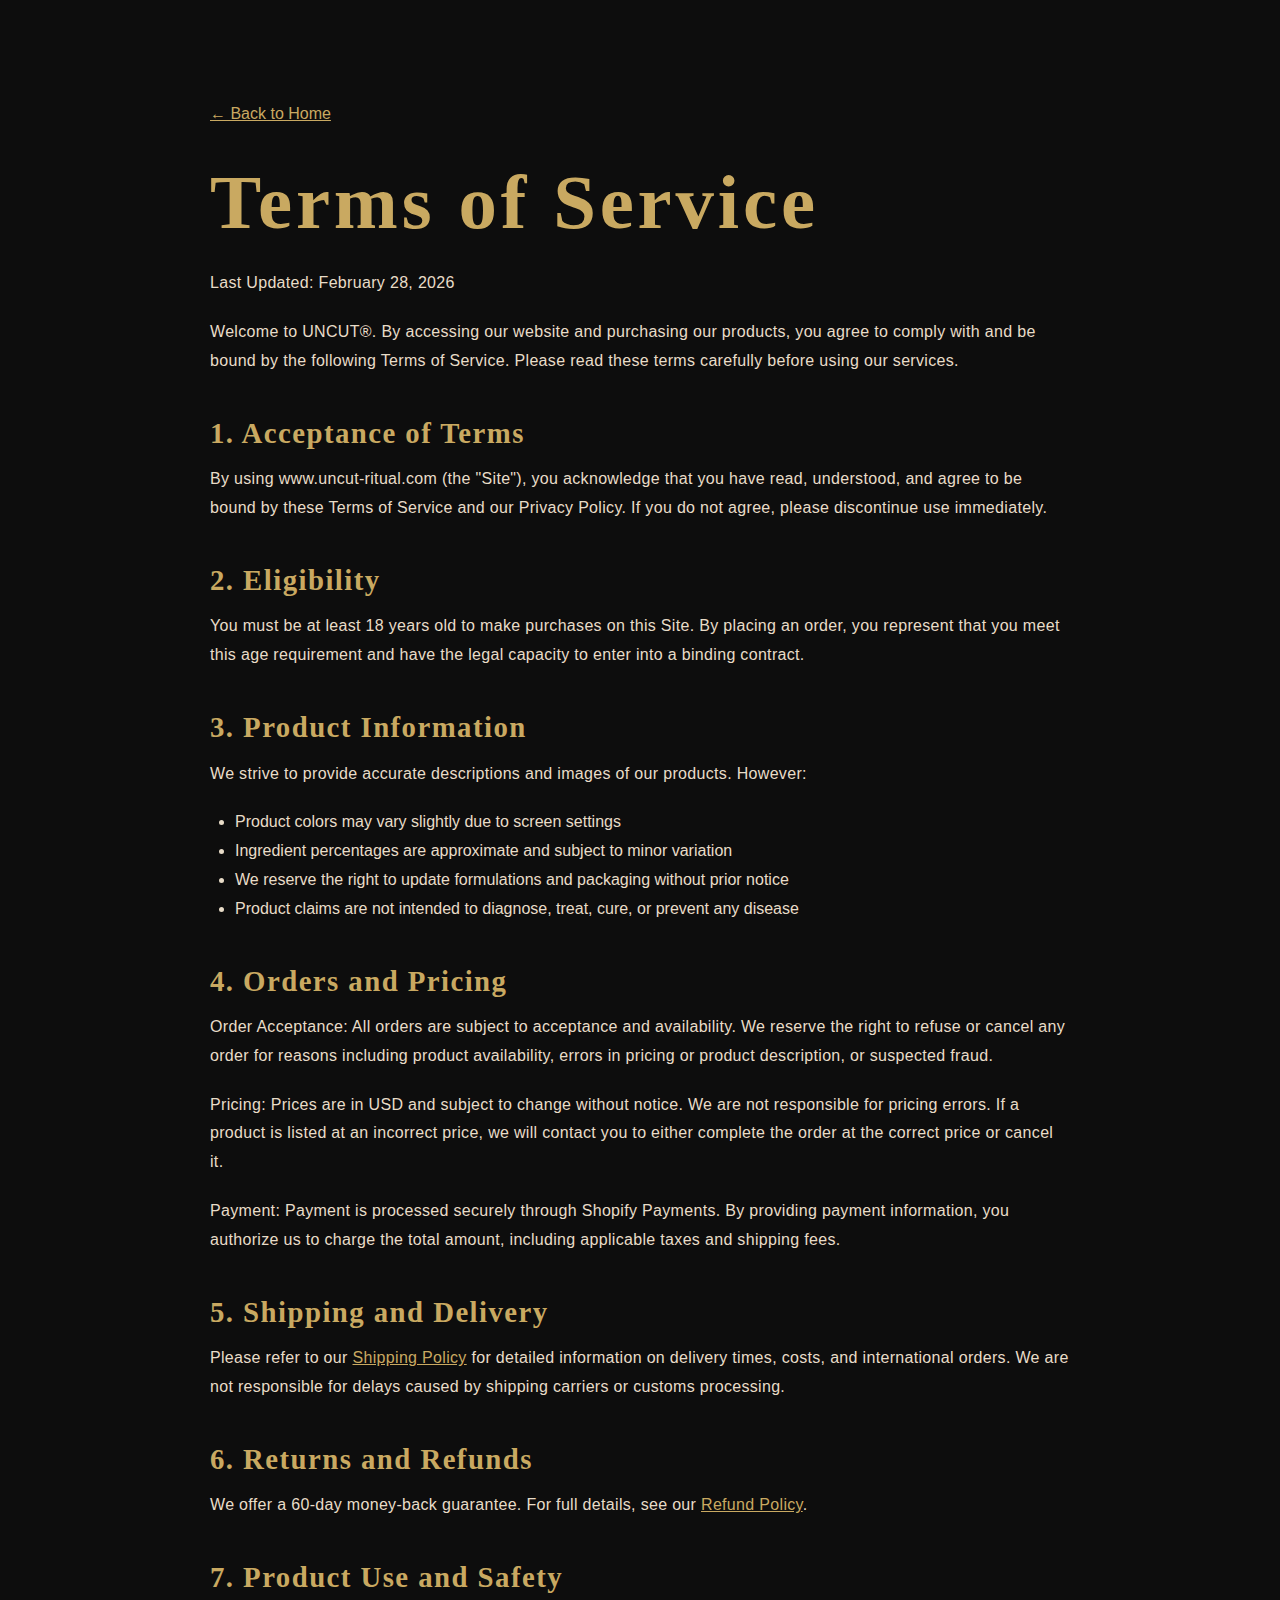
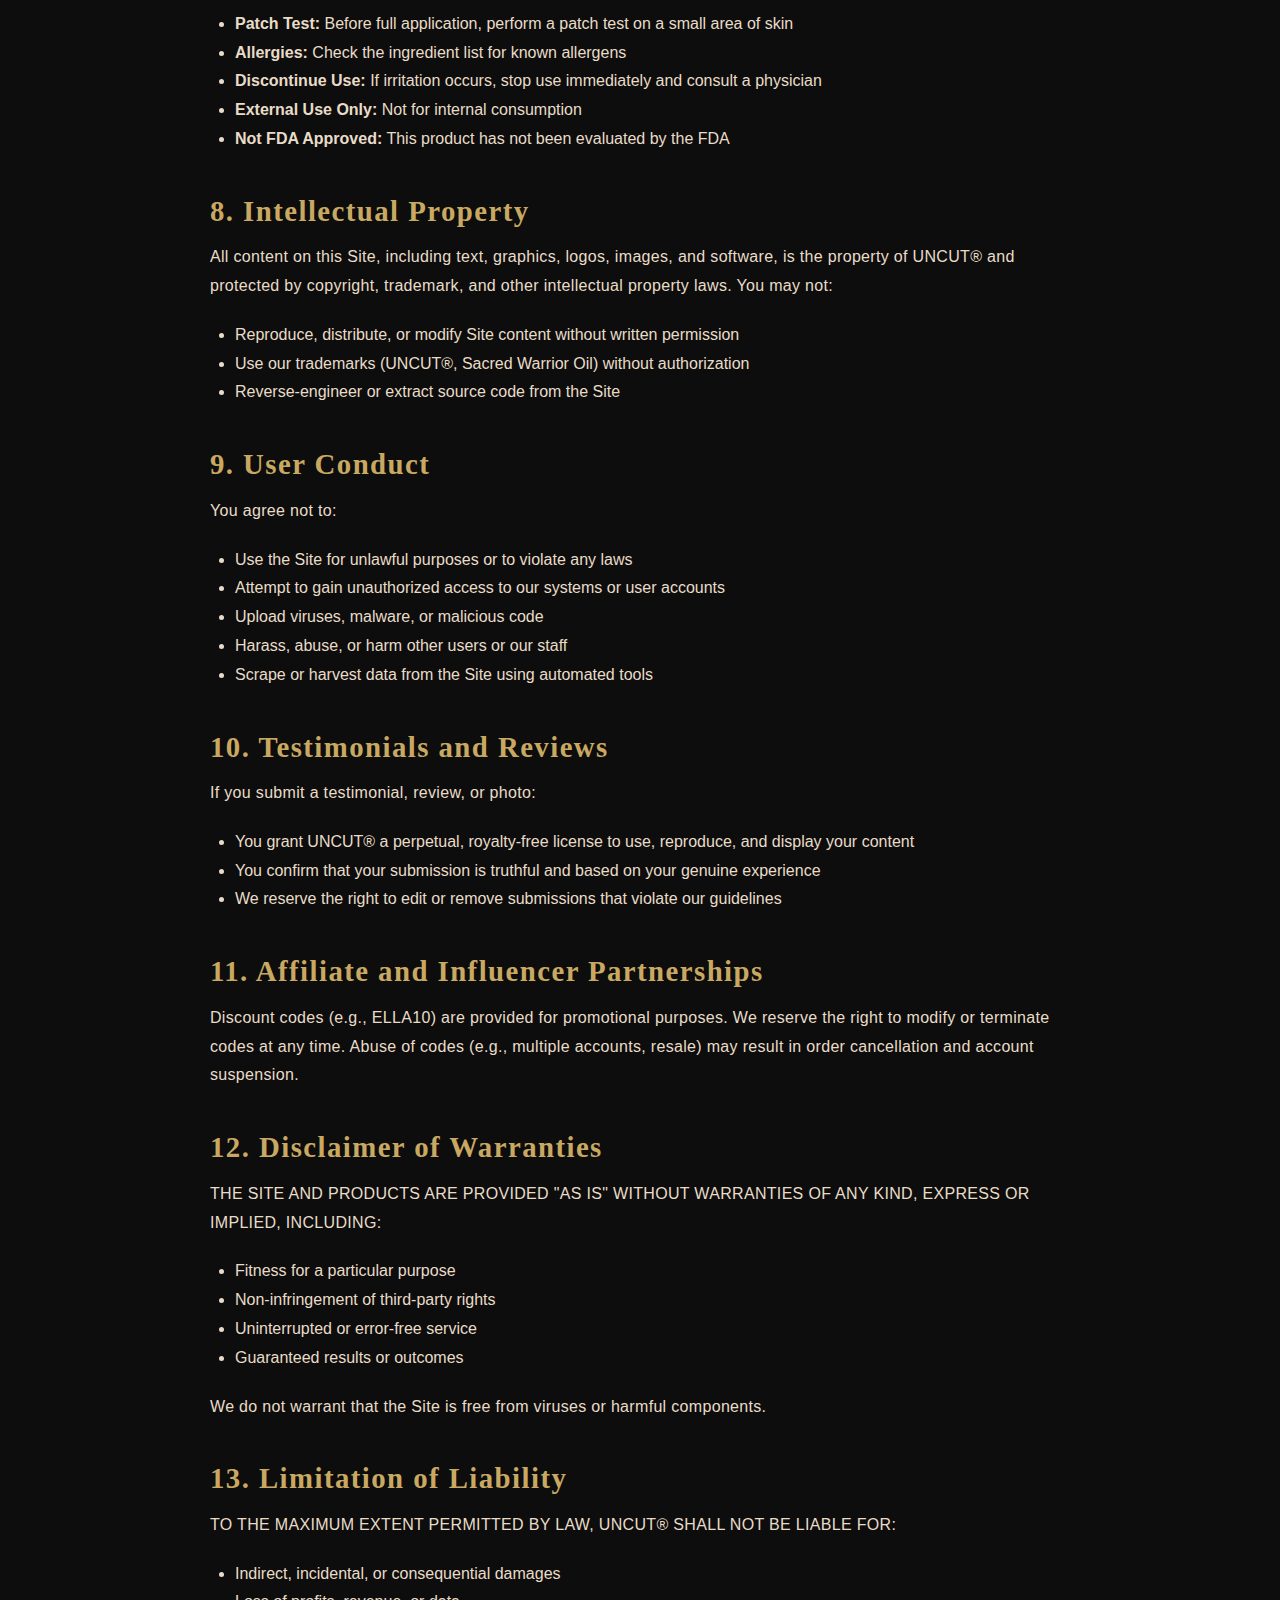
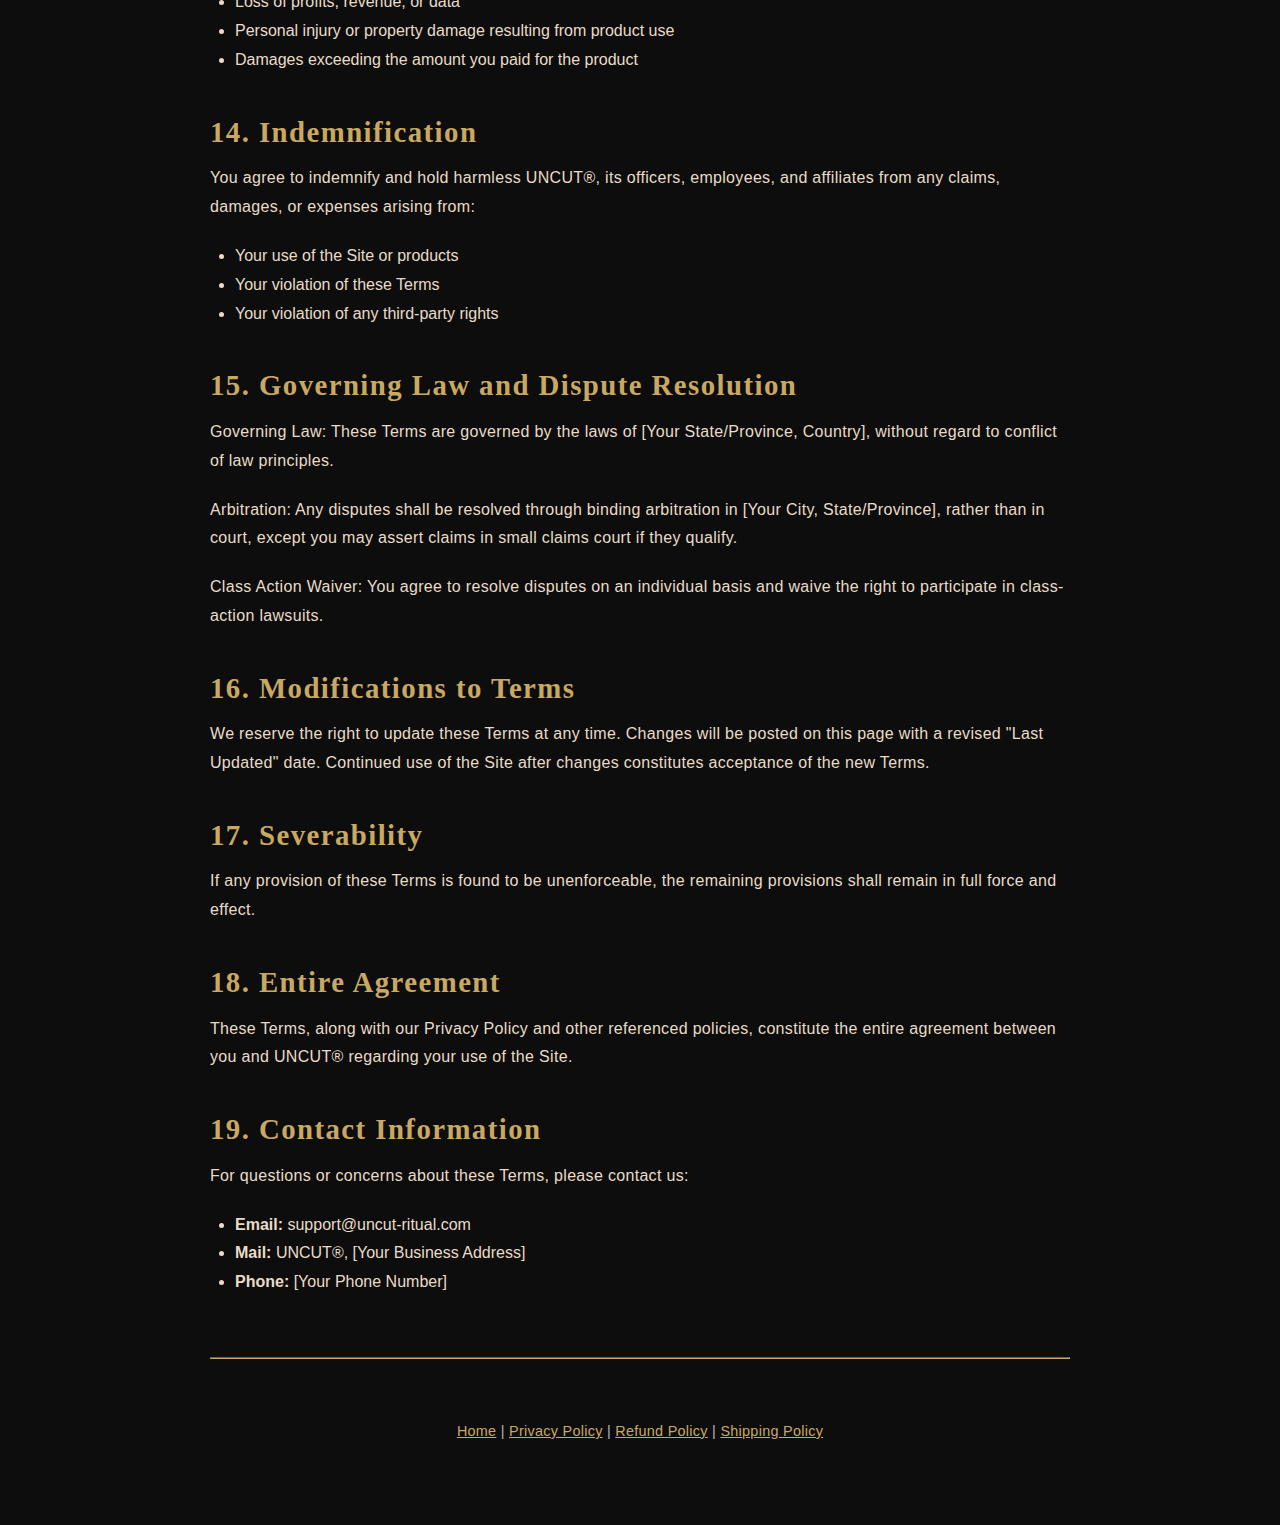
<file: terms-of-service.html>
<!DOCTYPE html>
<html lang="en">
<head>
    <meta charset="UTF-8">
    <meta name="viewport" content="width=device-width, initial-scale=1.0">
    <title>Terms of Service | UNCUT® Sacred Warrior Oil</title>
    <link rel="stylesheet" href="styles.css">
    <style>
        .legal-page {
            max-width: 900px;
            margin: 100px auto 80px;
            padding: 0 20px;
            color: var(--cream);
        }
        .legal-page h1 {
            color: var(--gold);
            margin-bottom: 20px;
        }
        .legal-page h2 {
            color: var(--gold);
            margin-top: 40px;
            margin-bottom: 15px;
            font-size: 1.8rem;
        }
        .legal-page p, .legal-page ul {
            margin-bottom: 20px;
            line-height: 1.8;
        }
        .legal-page ul {
            padding-left: 25px;
        }
        .legal-page a {
            color: var(--gold);
            text-decoration: underline;
        }
        .back-link {
            display: inline-block;
            margin-bottom: 30px;
            color: var(--gold);
            text-decoration: none;
        }
        .back-link:hover {
            text-decoration: underline;
        }
    </style>
</head>
<body>
    <div class="legal-page">
        <a href="index.html" class="back-link">← Back to Home</a>

        <h1>Terms of Service</h1>
        <p><strong>Last Updated:</strong> February 28, 2026</p>

        <p>Welcome to UNCUT®. By accessing our website and purchasing our products, you agree to comply with and be bound by the following Terms of Service. Please read these terms carefully before using our services.</p>

        <h2>1. Acceptance of Terms</h2>
        <p>By using www.uncut-ritual.com (the "Site"), you acknowledge that you have read, understood, and agree to be bound by these Terms of Service and our Privacy Policy. If you do not agree, please discontinue use immediately.</p>

        <h2>2. Eligibility</h2>
        <p>You must be at least 18 years old to make purchases on this Site. By placing an order, you represent that you meet this age requirement and have the legal capacity to enter into a binding contract.</p>

        <h2>3. Product Information</h2>
        <p>We strive to provide accurate descriptions and images of our products. However:</p>
        <ul>
            <li>Product colors may vary slightly due to screen settings</li>
            <li>Ingredient percentages are approximate and subject to minor variation</li>
            <li>We reserve the right to update formulations and packaging without prior notice</li>
            <li>Product claims are not intended to diagnose, treat, cure, or prevent any disease</li>
        </ul>

        <h2>4. Orders and Pricing</h2>
        <p><strong>Order Acceptance:</strong> All orders are subject to acceptance and availability. We reserve the right to refuse or cancel any order for reasons including product availability, errors in pricing or product description, or suspected fraud.</p>
        <p><strong>Pricing:</strong> Prices are in USD and subject to change without notice. We are not responsible for pricing errors. If a product is listed at an incorrect price, we will contact you to either complete the order at the correct price or cancel it.</p>
        <p><strong>Payment:</strong> Payment is processed securely through Shopify Payments. By providing payment information, you authorize us to charge the total amount, including applicable taxes and shipping fees.</p>

        <h2>5. Shipping and Delivery</h2>
        <p>Please refer to our <a href="shipping-policy.html">Shipping Policy</a> for detailed information on delivery times, costs, and international orders. We are not responsible for delays caused by shipping carriers or customs processing.</p>

        <h2>6. Returns and Refunds</h2>
        <p>We offer a 60-day money-back guarantee. For full details, see our <a href="refund-policy.html">Refund Policy</a>.</p>

        <h2>7. Product Use and Safety</h2>
        <ul>
            <li><strong>Patch Test:</strong> Before full application, perform a patch test on a small area of skin</li>
            <li><strong>Allergies:</strong> Check the ingredient list for known allergens</li>
            <li><strong>Discontinue Use:</strong> If irritation occurs, stop use immediately and consult a physician</li>
            <li><strong>External Use Only:</strong> Not for internal consumption</li>
            <li><strong>Not FDA Approved:</strong> This product has not been evaluated by the FDA</li>
        </ul>

        <h2>8. Intellectual Property</h2>
        <p>All content on this Site, including text, graphics, logos, images, and software, is the property of UNCUT® and protected by copyright, trademark, and other intellectual property laws. You may not:</p>
        <ul>
            <li>Reproduce, distribute, or modify Site content without written permission</li>
            <li>Use our trademarks (UNCUT®, Sacred Warrior Oil) without authorization</li>
            <li>Reverse-engineer or extract source code from the Site</li>
        </ul>

        <h2>9. User Conduct</h2>
        <p>You agree not to:</p>
        <ul>
            <li>Use the Site for unlawful purposes or to violate any laws</li>
            <li>Attempt to gain unauthorized access to our systems or user accounts</li>
            <li>Upload viruses, malware, or malicious code</li>
            <li>Harass, abuse, or harm other users or our staff</li>
            <li>Scrape or harvest data from the Site using automated tools</li>
        </ul>

        <h2>10. Testimonials and Reviews</h2>
        <p>If you submit a testimonial, review, or photo:</p>
        <ul>
            <li>You grant UNCUT® a perpetual, royalty-free license to use, reproduce, and display your content</li>
            <li>You confirm that your submission is truthful and based on your genuine experience</li>
            <li>We reserve the right to edit or remove submissions that violate our guidelines</li>
        </ul>

        <h2>11. Affiliate and Influencer Partnerships</h2>
        <p>Discount codes (e.g., ELLA10) are provided for promotional purposes. We reserve the right to modify or terminate codes at any time. Abuse of codes (e.g., multiple accounts, resale) may result in order cancellation and account suspension.</p>

        <h2>12. Disclaimer of Warranties</h2>
        <p>THE SITE AND PRODUCTS ARE PROVIDED "AS IS" WITHOUT WARRANTIES OF ANY KIND, EXPRESS OR IMPLIED, INCLUDING:</p>
        <ul>
            <li>Fitness for a particular purpose</li>
            <li>Non-infringement of third-party rights</li>
            <li>Uninterrupted or error-free service</li>
            <li>Guaranteed results or outcomes</li>
        </ul>
        <p>We do not warrant that the Site is free from viruses or harmful components.</p>

        <h2>13. Limitation of Liability</h2>
        <p>TO THE MAXIMUM EXTENT PERMITTED BY LAW, UNCUT® SHALL NOT BE LIABLE FOR:</p>
        <ul>
            <li>Indirect, incidental, or consequential damages</li>
            <li>Loss of profits, revenue, or data</li>
            <li>Personal injury or property damage resulting from product use</li>
            <li>Damages exceeding the amount you paid for the product</li>
        </ul>

        <h2>14. Indemnification</h2>
        <p>You agree to indemnify and hold harmless UNCUT®, its officers, employees, and affiliates from any claims, damages, or expenses arising from:</p>
        <ul>
            <li>Your use of the Site or products</li>
            <li>Your violation of these Terms</li>
            <li>Your violation of any third-party rights</li>
        </ul>

        <h2>15. Governing Law and Dispute Resolution</h2>
        <p><strong>Governing Law:</strong> These Terms are governed by the laws of [Your State/Province, Country], without regard to conflict of law principles.</p>
        <p><strong>Arbitration:</strong> Any disputes shall be resolved through binding arbitration in [Your City, State/Province], rather than in court, except you may assert claims in small claims court if they qualify.</p>
        <p><strong>Class Action Waiver:</strong> You agree to resolve disputes on an individual basis and waive the right to participate in class-action lawsuits.</p>

        <h2>16. Modifications to Terms</h2>
        <p>We reserve the right to update these Terms at any time. Changes will be posted on this page with a revised "Last Updated" date. Continued use of the Site after changes constitutes acceptance of the new Terms.</p>

        <h2>17. Severability</h2>
        <p>If any provision of these Terms is found to be unenforceable, the remaining provisions shall remain in full force and effect.</p>

        <h2>18. Entire Agreement</h2>
        <p>These Terms, along with our Privacy Policy and other referenced policies, constitute the entire agreement between you and UNCUT® regarding your use of the Site.</p>

        <h2>19. Contact Information</h2>
        <p>For questions or concerns about these Terms, please contact us:</p>
        <ul>
            <li><strong>Email:</strong> support@uncut-ritual.com</li>
            <li><strong>Mail:</strong> UNCUT®, [Your Business Address]</li>
            <li><strong>Phone:</strong> [Your Phone Number]</li>
        </ul>

        <hr style="margin: 60px 0; border-color: var(--gold);">

        <p style="text-align: center; color: var(--gray-light); font-size: 0.9rem;">
            <a href="index.html">Home</a> |
            <a href="privacy-policy.html">Privacy Policy</a> |
            <a href="refund-policy.html">Refund Policy</a> |
            <a href="shipping-policy.html">Shipping Policy</a>
        </p>
    </div>
</body>
</html>
</file>
<file: styles.css>
/* ========================================
   UNCUT® - Sacred Warrior Oil Women's Landing Page
   Cinematic, Premium, Performance-Focused Design
   ======================================== */

/* RESET & BASE */
* {
    margin: 0;
    padding: 0;
    box-sizing: border-box;
}

:root {
    /* Brand Colors - Aligned to Branding Images */
    --primary-black: #0D0D0D;
    --secondary-black: #1A1A1A;
    --warm-black: #2C2416;
    --gold: #C9A961;
    --gold-dark: #A17E3F;
    --bronze: #8B7355;
    --cream: #E8DCC8;
    --stone: #D4C5B0;
    --white: #FFFFFF;
    --gray-light: #B8B8B8;
    --gray-medium: #6B6B6B;

    /* Typography */
    --font-display: 'Cinzel', serif;
    --font-body: 'Montserrat', sans-serif;

    /* Spacing (REDUCED for tighter feel) */
    --section-padding: 70px 20px;
    --container-max: 1200px;
    --container-narrow: 800px;

    /* Effects */
    --transition: all 0.4s cubic-bezier(0.4, 0, 0.2, 1);
}

html {
    scroll-behavior: smooth;
}

body {
    font-family: var(--font-body);
    color: var(--white);
    background-color: var(--primary-black);
    line-height: 1.7;
    font-size: 16px;
    overflow-x: hidden;
}

/* TYPOGRAPHY */
h1, h2, h3, h4, h5, h6 {
    font-family: var(--font-display);
    font-weight: 600;
    line-height: 1.2;
    letter-spacing: 0.05em;
}

h1 {
    font-size: clamp(2.5rem, 6vw, 5rem);
    font-weight: 700;
}

h2 {
    font-size: clamp(2rem, 4vw, 3.5rem);
}

h3 {
    font-size: clamp(1.2rem, 2.5vw, 1.8rem);
}

p {
    font-weight: 300;
    letter-spacing: 0.02em;
}

.emphasis {
    font-style: italic;
    color: var(--gold);
    font-weight: 400;
}

/* CONTAINERS */
.container {
    max-width: var(--container-max);
    margin: 0 auto;
    padding: 0 20px;
}

.container-narrow {
    max-width: var(--container-narrow);
    margin: 0 auto;
    padding: 0 20px;
}

/* ========================================
   TOP BANNER (Scarcity)
   ======================================== */
.top-banner {
    background: linear-gradient(135deg, var(--warm-black), var(--secondary-black));
    text-align: center;
    padding: 12px 20px;
    font-size: 0.9rem;
    font-weight: 500;
    letter-spacing: 0.05em;
    border-bottom: 1px solid var(--gold);
    position: sticky;
    top: 0;
    z-index: 1000;
    backdrop-filter: blur(10px);
}

.top-banner strong {
    color: var(--gold);
}

/* ========================================
   NAVIGATION
   ======================================== */
.nav {
    position: sticky;
    top: 44px;
    background: rgba(13, 13, 13, 0.95);
    backdrop-filter: blur(20px);
    z-index: 999;
    border-bottom: 1px solid rgba(201, 169, 97, 0.2);
}

.nav-container {
    max-width: var(--container-max);
    margin: 0 auto;
    padding: 20px;
    display: flex;
    justify-content: space-between;
    align-items: center;
}

.nav-logo {
    font-family: var(--font-display);
    font-size: 1.5rem;
    font-weight: 700;
    letter-spacing: 0.1em;
    color: var(--gold);
}

.nav-links {
    display: flex;
    gap: 30px;
    align-items: center;
}

.nav-links a {
    color: var(--white);
    text-decoration: none;
    font-size: 0.95rem;
    font-weight: 400;
    letter-spacing: 0.05em;
    transition: var(--transition);
    position: relative;
}

.nav-links a::after {
    content: '';
    position: absolute;
    bottom: -5px;
    left: 0;
    width: 0;
    height: 1px;
    background: var(--gold);
    transition: var(--transition);
}

.nav-links a:hover::after {
    width: 100%;
}

.nav-links a:hover {
    color: var(--gold);
}

.cart-icon {
    font-size: 1.2rem;
}

/* ========================================
   HERO SECTION
   ======================================== */
.hero {
    position: relative;
    height: 100vh;
    min-height: 700px;
    display: flex;
    align-items: center;
    justify-content: center;
    text-align: center;
    background:
        linear-gradient(135deg, rgba(13, 13, 13, 0.7), rgba(44, 36, 22, 0.5)),
        url('hero-background.jpg') center/cover no-repeat;
    background-attachment: fixed;
    overflow: hidden;
}

.hero::before {
    content: '';
    position: absolute;
    inset: 0;
    background: radial-gradient(circle at center, transparent 0%, rgba(13, 13, 13, 0.8) 100%);
}

.hero-overlay {
    position: absolute;
    inset: 0;
    background: linear-gradient(180deg, transparent 0%, rgba(13, 13, 13, 0.4) 100%);
}

.hero-content {
    position: relative;
    z-index: 10;
    max-width: 900px;
    padding: 0 20px;
    animation: fadeInUp 1.2s ease-out;
}

.hero-tagline {
    font-family: var(--font-display);
    font-size: 0.9rem;
    letter-spacing: 0.2em;
    color: var(--gold);
    margin-bottom: 20px;
    font-weight: 600;
}

.hero-title {
    color: var(--white);
    margin-bottom: 30px;
    text-shadow: 2px 4px 12px rgba(0, 0, 0, 0.7);
    line-height: 1.1;
}

.hero-subtitle {
    font-size: clamp(1.1rem, 2vw, 1.4rem);
    color: var(--cream);
    margin-bottom: 50px;
    font-weight: 300;
    line-height: 1.6;
}

.hero-footnote {
    margin-top: 25px;
    font-size: 0.85rem;
    color: var(--gray-light);
    letter-spacing: 0.05em;
}

.scroll-indicator {
    position: absolute;
    bottom: 40px;
    left: 50%;
    transform: translateX(-50%);
    font-size: 2rem;
    color: var(--gold);
    animation: bounce 2s infinite;
}

/* ========================================
   BUTTONS & CTAs
   ======================================== */
.cta-button,
.cta-button-large {
    display: inline-block;
    padding: 18px 50px;
    background: linear-gradient(135deg, var(--bronze), var(--gold-dark));
    color: var(--white);
    text-decoration: none;
    font-family: var(--font-display);
    font-size: 1rem;
    font-weight: 600;
    letter-spacing: 0.1em;
    border-radius: 2px;
    transition: var(--transition);
    border: 1px solid var(--gold);
    box-shadow: 0 4px 20px rgba(201, 169, 97, 0.3);
    text-transform: uppercase;
}

.cta-button-large {
    padding: 22px 60px;
    font-size: 1.1rem;
}

.cta-button:hover,
.cta-button-large:hover {
    background: linear-gradient(135deg, var(--gold), var(--bronze));
    transform: translateY(-2px);
    box-shadow: 0 6px 30px rgba(201, 169, 97, 0.5);
}

/* ========================================
   IDENTITY SECTION
   ======================================== */
.identity-section {
    padding: var(--section-padding);
    background: linear-gradient(180deg, var(--primary-black), var(--warm-black));
    text-align: center;
}

.section-title {
    font-size: clamp(2.5rem, 5vw, 4rem);
    margin-bottom: 50px;
    color: var(--white);
}

.identity-copy {
    max-width: 700px;
    margin: 0 auto;
}

.identity-copy p {
    font-size: clamp(1.1rem, 2vw, 1.4rem);
    margin-bottom: 30px;
    color: var(--cream);
    line-height: 1.8;
}

/* ========================================
   PRODUCT INTRO
   ======================================== */
.product-intro {
    padding: var(--section-padding);
    background: var(--secondary-black);
}

.product-grid {
    display: grid;
    grid-template-columns: repeat(auto-fit, minmax(350px, 1fr));
    gap: 60px;
    align-items: center;
}

.product-placeholder {
    background: linear-gradient(135deg, rgba(44, 36, 22, 0.5), rgba(26, 26, 26, 0.8));
    border: 1px solid var(--gold);
    border-radius: 8px;
    padding: 80px 40px;
    display: flex;
    align-items: center;
    justify-content: center;
    min-height: 500px;
}

.bottle-icon svg {
    width: 150px;
    height: 300px;
}

.product-name {
    font-size: clamp(2rem, 3.5vw, 3rem);
    margin-bottom: 25px;
    color: var(--gold);
}

.product-description {
    font-size: 1.2rem;
    margin-bottom: 30px;
    color: var(--cream);
    line-height: 1.7;
}

.product-features p {
    font-size: 1.1rem;
    color: var(--white);
    line-height: 1.9;
    font-weight: 300;
}

/* ========================================
   BENEFITS SECTION
   ======================================== */
.benefits-section {
    padding: var(--section-padding);
    background: linear-gradient(180deg, var(--warm-black), var(--primary-black));
}

.section-title-center {
    text-align: center;
    font-size: clamp(2.5rem, 4.5vw, 3.5rem);
    margin-bottom: 80px;
    color: var(--gold);
}

.benefits-grid {
    display: grid;
    grid-template-columns: repeat(auto-fit, minmax(280px, 1fr));
    gap: 50px;
    max-width: 1000px;
    margin: 0 auto;
}

.benefit-item {
    text-align: center;
    padding: 30px 20px;
    background: rgba(26, 26, 26, 0.5);
    border: 1px solid rgba(201, 169, 97, 0.2);
    border-radius: 4px;
    transition: var(--transition);
}

.benefit-item:hover {
    border-color: var(--gold);
    transform: translateY(-5px);
    background: rgba(44, 36, 22, 0.3);
}

.benefit-icon {
    margin-bottom: 20px;
}

.benefit-icon svg {
    width: 50px;
    height: 50px;
}

.benefit-item h3 {
    font-size: 1.3rem;
    margin-bottom: 15px;
    color: var(--gold);
}

.benefit-item p {
    font-size: 1rem;
    color: var(--gray-light);
}

/* ========================================
   RITUAL SECTION
   ======================================== */
.ritual-section {
    padding: var(--section-padding);
    background: linear-gradient(135deg, var(--secondary-black), var(--warm-black));
    text-align: center;
}

.section-title-gold {
    font-size: clamp(2.5rem, 4.5vw, 3.5rem);
    margin-bottom: 80px;
    color: var(--gold);
    text-align: center;
}

.ritual-steps {
    display: flex;
    justify-content: center;
    align-items: center;
    gap: 40px;
    margin-bottom: 60px;
    flex-wrap: wrap;
}

.ritual-step {
    display: flex;
    flex-direction: column;
    align-items: center;
    gap: 20px;
}

.step-number {
    width: 50px;
    height: 50px;
    border-radius: 50%;
    border: 2px solid var(--gold);
    display: flex;
    align-items: center;
    justify-content: center;
    font-family: var(--font-display);
    font-size: 1.5rem;
    font-weight: 700;
    color: var(--gold);
}

.step-image-placeholder {
    width: 200px;
    height: 200px;
    background: linear-gradient(135deg, rgba(44, 36, 22, 0.6), rgba(26, 26, 26, 0.4));
    border: 1px solid var(--gold);
    border-radius: 4px;
    display: flex;
    align-items: center;
    justify-content: center;
    font-family: var(--font-display);
    font-size: 1.2rem;
    color: var(--gold);
    letter-spacing: 0.1em;
}

.ritual-arrow {
    font-size: 2rem;
    color: var(--gold);
}

.ritual-copy {
    max-width: 600px;
    margin: 0 auto;
}

.ritual-copy p {
    font-size: 1.3rem;
    margin-bottom: 30px;
    color: var(--cream);
    line-height: 1.8;
}

.ritual-emphasis {
    font-size: 1.5rem;
    color: var(--white);
    margin-top: 40px;
}

.ritual-emphasis strong {
    color: var(--gold);
    font-style: italic;
}

/* ========================================
   PERFORMANCE SECTION
   ======================================== */
.performance-section {
    padding: var(--section-padding);
    background: var(--primary-black);
    text-align: center;
}

.performance-copy p {
    font-size: clamp(1.1rem, 2vw, 1.4rem);
    margin-bottom: 30px;
    color: var(--cream);
    line-height: 1.8;
}

.performance-issues {
    font-size: 1.5rem;
    color: var(--gray-medium);
    margin: 40px 0;
    line-height: 2;
    font-weight: 300;
}

.performance-tagline {
    font-size: 1.6rem;
    color: var(--gold);
    margin-top: 50px;
    font-family: var(--font-display);
}

/* ========================================
   INGREDIENTS SECTION
   ======================================== */
.ingredients-section {
    padding: var(--section-padding);
    background: linear-gradient(180deg, var(--warm-black), var(--secondary-black));
    text-align: center;
}

.ingredients-subtitle {
    font-size: 1.2rem;
    color: var(--cream);
    margin-bottom: 60px;
    font-style: italic;
}

.ingredients-grid {
    display: grid;
    grid-template-columns: repeat(auto-fit, minmax(250px, 1fr));
    gap: 40px;
    max-width: 1000px;
    margin: 0 auto 60px;
}

.ingredient {
    padding: 30px 20px;
    background: rgba(13, 13, 13, 0.5);
    border: 1px solid rgba(201, 169, 97, 0.2);
    border-radius: 4px;
    transition: var(--transition);
}

.ingredient:hover {
    border-color: var(--gold);
    background: rgba(44, 36, 22, 0.3);
}

.ingredient-icon {
    font-size: 2.5rem;
    margin-bottom: 15px;
}

.ingredient h3 {
    font-size: 1.3rem;
    margin-bottom: 10px;
    color: var(--gold);
}

.ingredient p {
    color: var(--gray-light);
}

.ingredients-footer {
    max-width: 700px;
    margin: 60px auto 0;
}

.ingredients-footer p {
    font-size: 1.2rem;
    margin-bottom: 20px;
    color: var(--white);
    line-height: 1.8;
}

.ingredients-no-list {
    font-size: 1rem;
    color: var(--gray-light);
}

/* ========================================
   SOCIAL PROOF
   ======================================== */
.social-proof-section {
    padding: var(--section-padding);
    background: var(--primary-black);
}

.testimonials-grid {
    display: grid;
    grid-template-columns: repeat(auto-fit, minmax(300px, 1fr));
    gap: 50px;
    max-width: 1100px;
    margin: 60px auto 0;
}

.testimonial {
    text-align: center;
    padding: 40px 30px;
    background: rgba(26, 26, 26, 0.5);
    border: 1px solid rgba(201, 169, 97, 0.2);
    border-radius: 4px;
    transition: var(--transition);
}

.testimonial:hover {
    border-color: var(--gold);
    transform: translateY(-5px);
}

.testimonial-image {
    margin-bottom: 25px;
}

.avatar-placeholder {
    width: 80px;
    height: 80px;
    border-radius: 50%;
    background: linear-gradient(135deg, var(--bronze), var(--gold-dark));
    display: inline-flex;
    align-items: center;
    justify-content: center;
    font-family: var(--font-display);
    font-size: 1.8rem;
    font-weight: 700;
    color: var(--white);
    border: 2px solid var(--gold);
}

.testimonial blockquote {
    font-size: 1.1rem;
    font-style: italic;
    color: var(--cream);
    margin-bottom: 20px;
    line-height: 1.7;
}

.testimonial-author {
    font-size: 0.95rem;
    color: var(--gold);
    font-weight: 500;
    letter-spacing: 0.05em;
}

/* ========================================
   CTA SECTION
   ======================================== */
.cta-section {
    padding: var(--section-padding);
    background: linear-gradient(135deg, var(--warm-black), var(--primary-black));
    text-align: center;
}

.cta-title {
    font-size: clamp(2.5rem, 5vw, 4rem);
    margin-bottom: 50px;
    color: var(--white);
}

.cta-footnote {
    margin-top: 30px;
    font-size: 1rem;
    color: var(--gray-light);
    line-height: 1.8;
}

.trust-badges {
    display: flex;
    justify-content: center;
    gap: 40px;
    flex-wrap: wrap;
    margin-top: 50px;
}

.trust-badges span {
    font-size: 0.95rem;
    color: var(--gold);
    letter-spacing: 0.05em;
}

/* ========================================
   REPEAT PURCHASE SECTION
   ======================================== */
.repeat-purchase-section {
    padding: var(--section-padding);
    background: var(--secondary-black);
    text-align: center;
}

.repeat-copy {
    max-width: 600px;
    margin: 40px auto 0;
}

.repeat-copy p {
    font-size: clamp(1.1rem, 2vw, 1.4rem);
    margin-bottom: 25px;
    color: var(--cream);
    line-height: 1.8;
}

.repeat-cta {
    margin-top: 50px;
}

.repeat-cta p {
    font-size: 1.3rem;
}

/* ========================================
   INFLUENCER SECTION
   ======================================== */
.influencer-section {
    padding: 80px 20px;
    background: var(--warm-black);
    text-align: center;
}

.influencer-section h3 {
    font-size: 1.2rem;
    color: var(--gray-light);
    margin-bottom: 30px;
    letter-spacing: 0.1em;
}

.influencer-block {
    display: flex;
    align-items: center;
    justify-content: center;
    gap: 30px;
}

.avatar-placeholder-large {
    width: 100px;
    height: 100px;
    border-radius: 50%;
    background: linear-gradient(135deg, var(--bronze), var(--gold-dark));
    display: flex;
    align-items: center;
    justify-content: center;
    font-family: var(--font-display);
    font-size: 2rem;
    font-weight: 700;
    color: var(--white);
    border: 3px solid var(--gold);
}

.influencer-info {
    text-align: left;
}

.influencer-name {
    font-family: var(--font-display);
    font-size: 1.5rem;
    color: var(--gold);
    margin-bottom: 10px;
}

.influencer-code {
    font-size: 1.1rem;
    color: var(--cream);
}

.influencer-code strong {
    color: var(--gold);
    font-size: 1.3rem;
    letter-spacing: 0.05em;
}

/* ========================================
   MISSION SECTION
   ======================================== */
.mission-section {
    background: linear-gradient(135deg, var(--secondary-black), var(--warm-black));
    padding: 50px 20px;
    text-align: center;
}

.mission-statement {
    font-size: clamp(1.1rem, 2.5vw, 1.3rem);
    color: var(--cream);
    max-width: 800px;
    margin: 0 auto 20px;
    line-height: 1.6;
}

.mission-tagline {
    font-family: var(--font-display);
    font-size: clamp(1rem, 2.5vw, 1.2rem);
    color: var(--gold);
    letter-spacing: 0.05em;
}

/* ========================================
   PRICING SECTION
   ======================================== */
.pricing-section {
    background: var(--primary-black);
    padding: var(--section-padding);
}

.pricing-subtitle {
    text-align: center;
    color: var(--gray-light);
    font-size: 1rem;
    margin-bottom: 40px;
}

.pricing-grid {
    display: grid;
    grid-template-columns: repeat(auto-fit, minmax(280px, 1fr));
    gap: 30px;
    max-width: 1100px;
    margin: 0 auto 60px;
}

.price-card {
    background: linear-gradient(135deg, var(--warm-black), var(--secondary-black));
    padding: 30px 25px;
    border-radius: 4px;
    border: 1px solid rgba(201, 169, 97, 0.2);
    position: relative;
    transition: var(--transition);
}

.price-card:hover {
    border-color: var(--gold);
    transform: translateY(-5px);
}

.price-card.featured {
    border: 2px solid var(--gold);
    background: linear-gradient(135deg, var(--secondary-black), var(--warm-black));
}

.price-card .badge {
    position: absolute;
    top: -15px;
    left: 50%;
    transform: translateX(-50%);
    background: var(--gold);
    color: var(--primary-black);
    padding: 8px 25px;
    font-size: 0.8rem;
    font-weight: 600;
    letter-spacing: 0.1em;
}

.price-card h3 {
    font-size: 1.8rem;
    color: var(--gold);
    margin-bottom: 20px;
    text-align: center;
}

.price-card .price {
    font-size: 3rem;
    color: var(--white);
    font-family: var(--font-display);
    text-align: center;
    margin-bottom: 10px;
}

.price-card .original-price {
    font-size: 1.5rem;
    color: var(--gray-medium);
    text-decoration: line-through;
    margin-left: 10px;
}

.price-card .save-badge {
    text-align: center;
    color: var(--bronze);
    font-size: 1.1rem;
    font-weight: 600;
    margin-bottom: 15px;
}

.price-subtitle {
    text-align: center;
    color: var(--gray-light);
    font-size: 0.95rem;
    margin-bottom: 30px;
}

.price-features {
    list-style: none;
    margin: 30px 0;
    padding: 0;
}

.price-features li {
    color: var(--cream);
    font-size: 0.95rem;
    margin-bottom: 12px;
    padding-left: 25px;
    position: relative;
}

.price-features li::before {
    content: "✓";
    position: absolute;
    left: 0;
    color: var(--gold);
    font-weight: 600;
}

.price-card button {
    width: 100%;
    margin-top: 20px;
}

.price-shipping {
    text-align: center;
    color: var(--gray-medium);
    font-size: 0.85rem;
    margin-top: 15px;
}

.subscription-option {
    max-width: 700px;
    margin: 60px auto 0;
}

.subscription-card {
    background: linear-gradient(135deg, var(--warm-black), var(--secondary-black));
    padding: 40px;
    border-radius: 4px;
    border: 2px solid var(--bronze);
}

.subscription-card h3 {
    font-size: 2rem;
    color: var(--gold);
    margin-bottom: 15px;
    text-align: center;
}

.subscription-card > p {
    text-align: center;
    color: var(--cream);
    margin-bottom: 30px;
}

.subscription-pricing {
    display: flex;
    justify-content: space-between;
    align-items: center;
    margin-bottom: 30px;
}

.sub-price strong {
    font-size: 2.5rem;
    color: var(--white);
    font-family: var(--font-display);
}

.sub-price span {
    display: block;
    font-size: 0.9rem;
    color: var(--gray-light);
    margin-top: 5px;
}

.subscription-benefits {
    list-style: none;
    padding: 0;
}

.subscription-benefits li {
    color: var(--cream);
    font-size: 0.95rem;
    margin-bottom: 12px;
}

/* ========================================
   FAQ SECTION
   ======================================== */
.faq-section {
    background: var(--secondary-black);
    padding: var(--section-padding);
}

.faq-list {
    max-width: 800px;
    margin: 0 auto;
}

.faq-item {
    margin-bottom: 20px;
    border-bottom: 1px solid rgba(201, 169, 97, 0.2);
}

.faq-question {
    width: 100%;
    background: none;
    border: none;
    padding: 25px 50px 25px 0;
    text-align: left;
    font-family: var(--font-body);
    font-size: 1.2rem;
    color: var(--gold);
    cursor: pointer;
    position: relative;
    transition: var(--transition);
}

.faq-question:hover {
    color: var(--white);
}

.faq-question::after {
    content: "+";
    position: absolute;
    right: 0;
    top: 50%;
    transform: translateY(-50%);
    font-size: 2rem;
    color: var(--gold);
    transition: var(--transition);
}

.faq-item.active .faq-question::after {
    content: "−";
}

.faq-answer {
    max-height: 0;
    overflow: hidden;
    transition: max-height 0.3s ease-out;
    padding: 0 20px;
}

.faq-answer p {
    color: var(--cream);
    line-height: 1.8;
    padding-bottom: 25px;
}

.faq-answer a {
    color: var(--gold);
    text-decoration: underline;
}

.faq-answer a:hover {
    color: var(--white);
}

/* ========================================
   COOKIE CONSENT BANNER
   ======================================== */
.cookie-consent {
    position: fixed;
    bottom: -200px;
    left: 0;
    right: 0;
    background: linear-gradient(135deg, var(--warm-black), var(--secondary-black));
    border-top: 2px solid var(--gold);
    padding: 25px 20px;
    z-index: 9999;
    box-shadow: 0 -4px 20px rgba(0, 0, 0, 0.5);
    transition: bottom 0.4s ease-out;
}

.cookie-consent.active {
    bottom: 0;
}

.cookie-content {
    max-width: 1200px;
    margin: 0 auto;
    display: flex;
    justify-content: space-between;
    align-items: center;
    gap: 30px;
}

.cookie-content p {
    color: var(--cream);
    font-size: 0.95rem;
    margin: 0;
    flex: 1;
}

.cookie-content a {
    color: var(--gold);
    text-decoration: underline;
}

.cookie-buttons {
    display: flex;
    gap: 15px;
}

.cookie-decline {
    padding: 12px 30px;
    background: transparent;
    border: 1px solid var(--gray-medium);
    color: var(--gray-light);
    font-family: var(--font-body);
    font-size: 0.9rem;
    cursor: pointer;
    border-radius: 2px;
    transition: var(--transition);
}

.cookie-decline:hover {
    border-color: var(--gold);
    color: var(--gold);
}

/* ========================================
   FOOTER
   ======================================== */
.footer {
    background: var(--primary-black);
    padding: 80px 20px 40px;
    border-top: 1px solid var(--gold);
}

.footer-brand {
    text-align: center;
    margin-bottom: 50px;
}

.footer-brand h2 {
    font-size: 2.5rem;
    color: var(--gold);
    margin-bottom: 10px;
}

.footer-brand p {
    font-family: var(--font-display);
    font-size: 1rem;
    color: var(--cream);
    letter-spacing: 0.1em;
}

.footer-links {
    display: grid;
    grid-template-columns: repeat(auto-fit, minmax(200px, 1fr));
    gap: 40px;
    max-width: 900px;
    margin: 0 auto 60px;
}

.footer-column h4 {
    font-size: 1.1rem;
    color: var(--gold);
    margin-bottom: 20px;
    letter-spacing: 0.05em;
}

.footer-column ul {
    list-style: none;
}

.footer-column li {
    margin-bottom: 12px;
}

.footer-column a {
    color: var(--gray-light);
    text-decoration: none;
    font-size: 0.95rem;
    transition: var(--transition);
}

.footer-column a:hover {
    color: var(--gold);
}

.footer-trust {
    text-align: center;
    margin-bottom: 40px;
}

.footer-trust p {
    font-size: 0.9rem;
    color: var(--gold);
    margin-bottom: 10px;
}

.footer-bottom {
    text-align: center;
    padding-top: 30px;
    border-top: 1px solid rgba(201, 169, 97, 0.2);
}

.footer-bottom p {
    font-size: 0.85rem;
    color: var(--gray-medium);
    margin-bottom: 15px;
}

.footer-legal {
    display: flex;
    justify-content: center;
    gap: 30px;
}

.footer-legal a {
    color: var(--gray-medium);
    text-decoration: none;
    font-size: 0.85rem;
    transition: var(--transition);
}

.footer-legal a:hover {
    color: var(--gold);
}

.footer-powered {
    margin-top: 20px;
    font-size: 0.8rem;
}

.footer-powered a {
    color: var(--gray-medium);
    text-decoration: none;
    transition: var(--transition);
}

.footer-powered a:hover {
    color: var(--gold);
}

/* ========================================
   EMAIL MODAL (Exit Intent)
   ======================================== */
.email-modal {
    display: none;
    position: fixed;
    inset: 0;
    background: rgba(13, 13, 13, 0.95);
    z-index: 10000;
    align-items: center;
    justify-content: center;
}

.email-modal.active {
    display: flex;
}

.email-modal-content {
    background: linear-gradient(135deg, var(--warm-black), var(--secondary-black));
    padding: 60px 50px;
    border-radius: 4px;
    border: 1px solid var(--gold);
    max-width: 550px;
    width: 90%;
    position: relative;
    text-align: center;
    animation: fadeInScale 0.4s ease-out;
}

.modal-close {
    position: absolute;
    top: 15px;
    right: 20px;
    background: none;
    border: none;
    font-size: 2.5rem;
    color: var(--gold);
    cursor: pointer;
    transition: var(--transition);
}

.modal-close:hover {
    color: var(--white);
    transform: scale(1.1);
}

.email-modal-content h2 {
    font-size: 2.5rem;
    margin-bottom: 20px;
    color: var(--gold);
}

.email-modal-content > p {
    font-size: 1.2rem;
    color: var(--cream);
    margin-bottom: 40px;
}

.email-form {
    display: flex;
    flex-direction: column;
    gap: 20px;
}

.email-form input {
    padding: 18px;
    background: rgba(13, 13, 13, 0.7);
    border: 1px solid var(--gold);
    border-radius: 2px;
    color: var(--white);
    font-size: 1rem;
    font-family: var(--font-body);
}

.email-form input::placeholder {
    color: var(--gray-light);
}

.email-form input:focus {
    outline: none;
    border-color: var(--gold);
    box-shadow: 0 0 15px rgba(201, 169, 97, 0.3);
}

.email-disclaimer {
    margin-top: 20px;
    font-size: 0.85rem;
    color: var(--gray-light);
}

/* ========================================
   ANIMATIONS
   ======================================== */
@keyframes fadeInUp {
    from {
        opacity: 0;
        transform: translateY(40px);
    }
    to {
        opacity: 1;
        transform: translateY(0);
    }
}

@keyframes fadeInScale {
    from {
        opacity: 0;
        transform: scale(0.9);
    }
    to {
        opacity: 1;
        transform: scale(1);
    }
}

@keyframes bounce {
    0%, 20%, 50%, 80%, 100% {
        transform: translateX(-50%) translateY(0);
    }
    40% {
        transform: translateX(-50%) translateY(-10px);
    }
    60% {
        transform: translateX(-50%) translateY(-5px);
    }
}

/* ========================================
   RESPONSIVE DESIGN
   ======================================== */
@media (max-width: 768px) {
    :root {
        --section-padding: 80px 20px;
    }

    .nav-links {
        gap: 20px;
    }

    .nav-links a {
        font-size: 0.85rem;
    }

    .hero {
        min-height: 600px;
    }

    .product-grid {
        grid-template-columns: 1fr;
        gap: 40px;
    }

    .ritual-steps {
        flex-direction: column;
        gap: 30px;
    }

    .ritual-arrow {
        transform: rotate(90deg);
    }

    .benefits-grid,
    .ingredients-grid,
    .testimonials-grid {
        grid-template-columns: 1fr;
    }

    .trust-badges {
        flex-direction: column;
        gap: 15px;
    }

    .influencer-block {
        flex-direction: column;
    }

    .influencer-info {
        text-align: center;
    }

    .footer-links {
        grid-template-columns: 1fr;
        text-align: center;
    }

    .email-modal-content {
        padding: 40px 30px;
    }

    .pricing-grid {
        grid-template-columns: 1fr;
    }

    .subscription-pricing {
        flex-direction: column;
        gap: 20px;
    }

    .subscription-pricing button {
        width: 100%;
    }

    .cookie-content {
        flex-direction: column;
        text-align: center;
    }

    .cookie-buttons {
        width: 100%;
        flex-direction: column;
    }

    .cookie-buttons button {
        width: 100%;
    }
}

@media (max-width: 480px) {
    .cta-button,
    .cta-button-large {
        padding: 16px 35px;
        font-size: 0.9rem;
    }

    .step-image-placeholder {
        width: 150px;
        height: 150px;
    }
}

/* ========================================
   ACCESSIBILITY
   ======================================== */
@media (prefers-reduced-motion: reduce) {
    *,
    *::before,
    *::after {
        animation-duration: 0.01ms !important;
        animation-iteration-count: 1 !important;
        transition-duration: 0.01ms !important;
    }
}

/* Focus States for Keyboard Navigation */
a:focus-visible,
button:focus-visible,
input:focus-visible {
    outline: 2px solid var(--gold);
    outline-offset: 4px;
}
</file>
